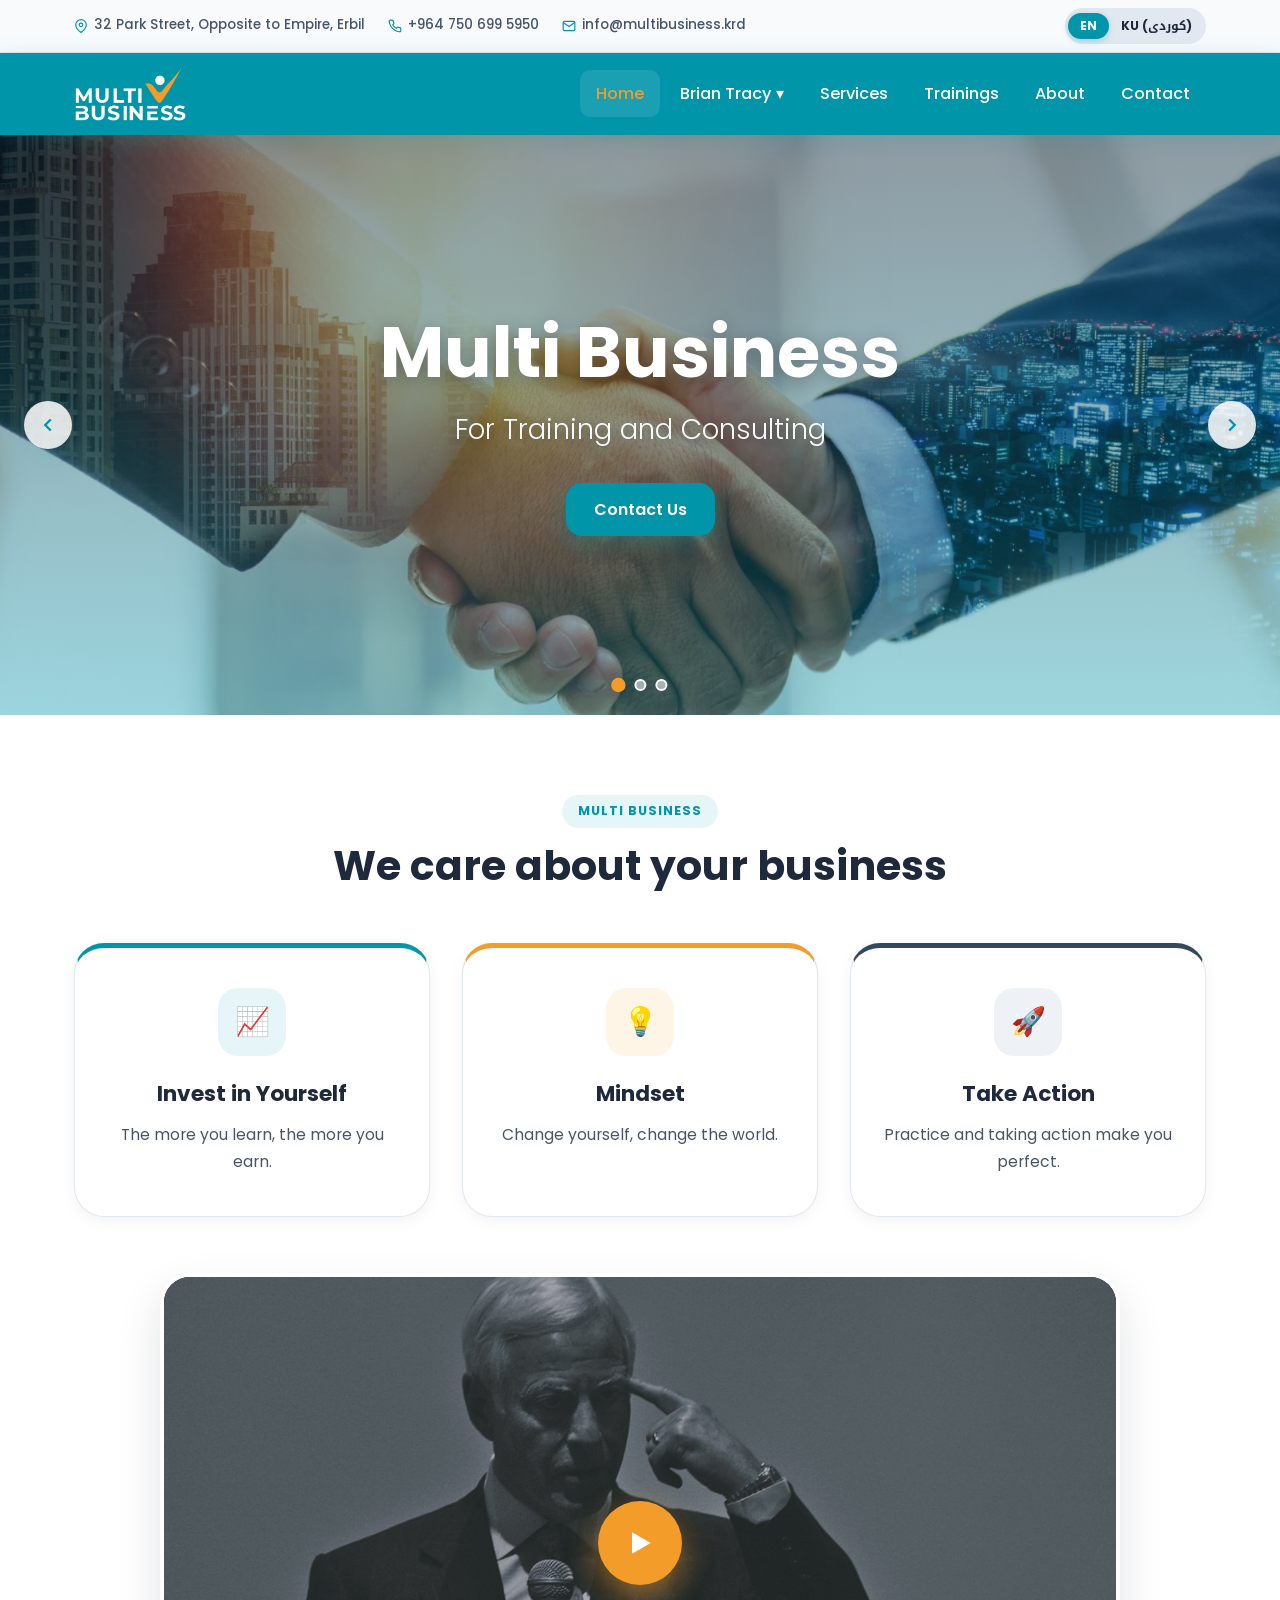
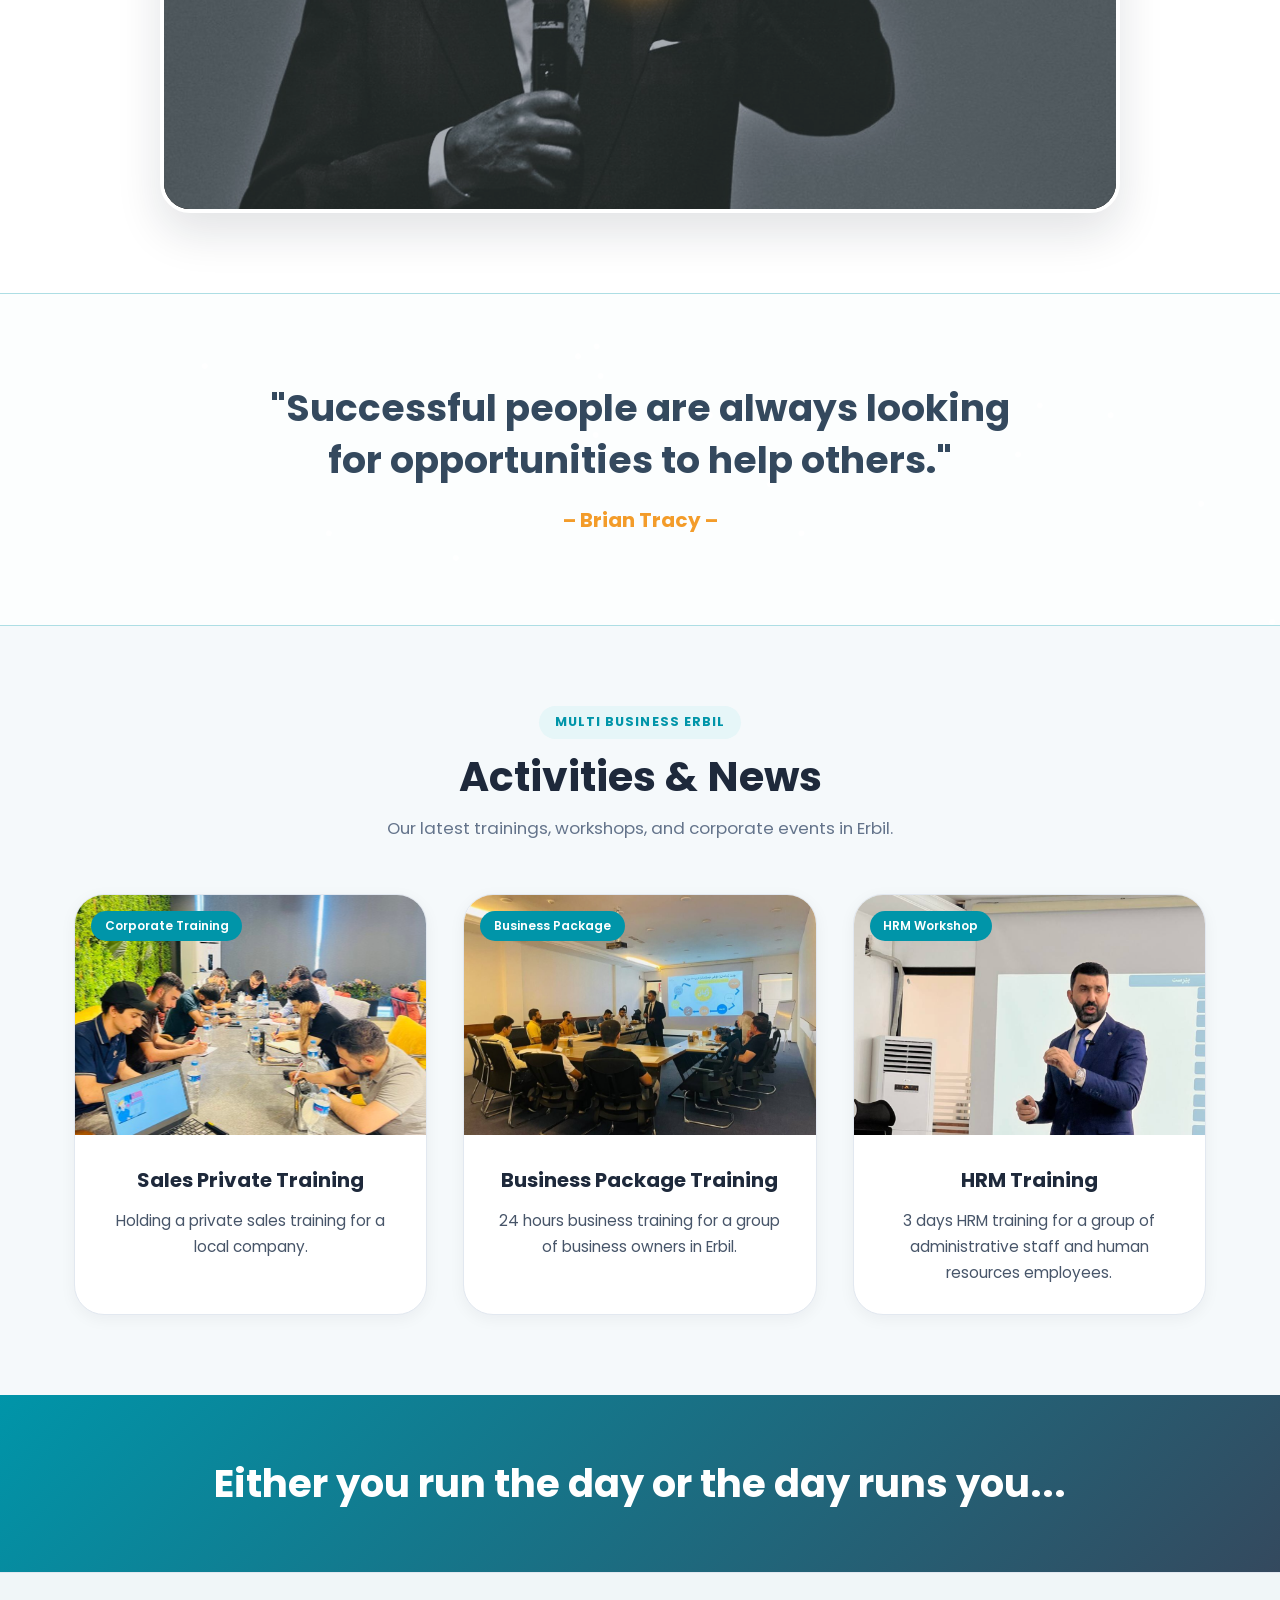
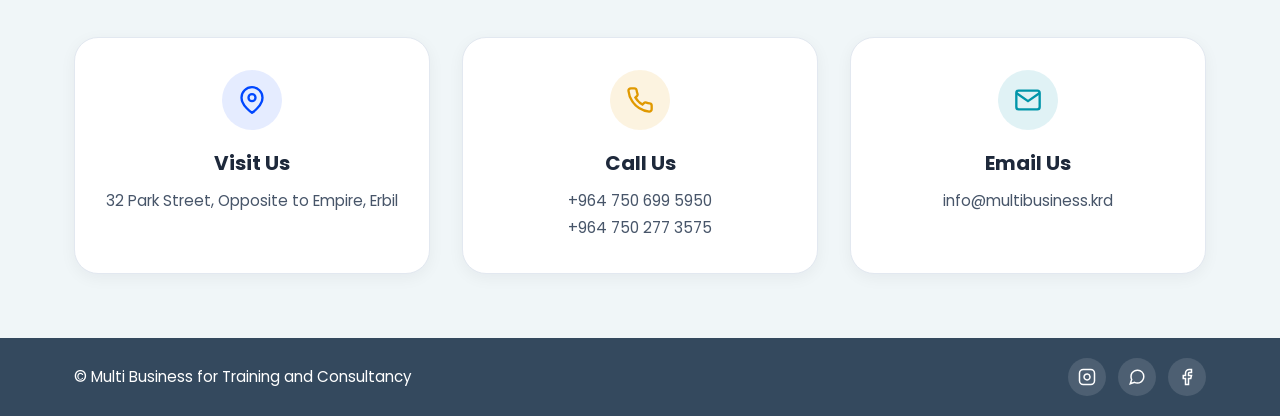
<file: index.html>
<!DOCTYPE html>
<html lang="en" dir="ltr">
<head>
  <meta charset="UTF-8" />
  <meta name="viewport" content="width=device-width, initial-scale=1.0" />
  <title>Multi Business for Training and Consultancy | Erbil</title>
  <meta name="description" content="Multi Business for Training and Consultancy in Erbil, Iraq. Brian Tracy Solutions, corporate training, and strategic consulting." />
  <link rel="stylesheet" href="assets/css/styles.css" />
</head>
<body>

  <!-- Top Bar (Light Theme + EN/KU Language Switcher + Admin Panel Link) -->
  <div class="topbar">
    <div class="container topbar-inner">
      <div class="topbar-contact">
        <span class="topbar-item">
          <svg width="14" height="14" viewBox="0 0 24 24" fill="none" stroke="currentColor" stroke-width="2"><path d="M21 10c0 7-9 13-9 13s-9-6-9-13a9 9 0 0 1 18 0z"/><circle cx="12" cy="10" r="3"/></svg>
          <span data-cms="address">32 Park Street, Opposite to Empire, Erbil</span>
        </span>
        <a href="tel:+9647506995950" class="topbar-item">
          <svg width="14" height="14" viewBox="0 0 24 24" fill="none" stroke="currentColor" stroke-width="2"><path d="M22 16.92v3a2 2 0 0 1-2.18 2 19.79 19.79 0 0 1-8.63-3.07 19.5 19.5 0 0 1-6-6 19.79 19.79 0 0 1-3.07-8.67A2 2 0 0 1 4.11 2h3a2 2 0 0 1 2 1.72c.127.96.361 1.903.7 2.81a2 2 0 0 1-.45 2.11L8.09 9.91a16 16 0 0 0 6 6l1.27-1.27a2 2 0 0 1 2.11-.45c.907.339 1.85.573 2.81.7A2 2 0 0 1 22 16.92z"/></svg>
          <span data-cms="phone1">+964 750 699 5950</span>
        </a>
        <a href="mailto:info@multibusiness.krd" class="topbar-item">
          <svg width="14" height="14" viewBox="0 0 24 24" fill="none" stroke="currentColor" stroke-width="2"><path d="M4 4h16c1.1 0 2 .9 2 2v12c0 1.1-.9 2-2 2H4c-1.1 0-2-.9-2-2V6c0-1.1.9-2 2-2z"/><polyline points="22,6 12,13 2,6"/></svg>
          <span data-cms="email">info@multibusiness.krd</span>
        </a>
      </div>

      <div class="topbar-right">
        <div class="lang-switcher" aria-label="Language Switcher">
          <button type="button" class="lang-btn active" data-lang="en" onclick="setLanguage('en')">EN</button>
          <button type="button" class="lang-btn" data-lang="ku" onclick="setLanguage('ku')">KU (کوردی)</button>
        </div>
      </div>
    </div>
  </div>

  <!-- Header (Faithful to Original #0095A9 Header & Menu Structure) -->
  <header class="site-header">
    <div class="container nav-inner">
      <a href="index.html" class="brand-logo">
        <img src="assets/images/logo-white.png" alt="Multi Business Logo" />
      </a>

      <nav class="nav-links" id="mainNavLinks">
        <div class="nav-item">
          <a href="index.html" class="nav-link active" data-i18n="nav_home">Home</a>
        </div>
        <div class="nav-item">
          <a href="brian-tracy.html" class="nav-link" data-i18n="nav_bts">Brian Tracy ▾</a>
          <div class="dropdown-menu">
            <a href="brian-tracy.html" data-i18n="nav_about_bts">About BTS</a>
            <a href="brian-tracy.html#programs" data-i18n="nav_bts_programs">Programs</a>
          </div>
        </div>
        <div class="nav-item">
          <a href="services.html" class="nav-link" data-i18n="nav_services">Services</a>
        </div>
        <div class="nav-item">
          <a href="trainings.html" class="nav-link" data-i18n="nav_trainings">Trainings</a>
        </div>
        <div class="nav-item">
          <a href="about.html" class="nav-link" data-i18n="nav_about">About</a>
        </div>
        <div class="nav-item">
          <a href="contact.html" class="nav-link" data-i18n="nav_contact">Contact</a>
        </div>
      </nav>

      <button type="button" class="mobile-toggle" id="mobileMenuBtn" aria-label="Menu">
        <svg width="24" height="24" viewBox="0 0 24 24" fill="none" stroke="currentColor" stroke-width="2"><line x1="3" y1="12" x2="21" y2="12"/><line x1="3" y1="6" x2="21" y2="6"/><line x1="3" y1="18" x2="21" y2="18"/></svg>
      </button>
    </div>
  </header>

  <!-- Fullwidth Hero Slider (Dynamic via Admin Panel) -->
  <section class="hero-slider" aria-label="Hero Slider">
    <div class="slides-wrapper" id="heroSlidesWrapper">
      <!-- Populated dynamically by app.js from CMS data -->
    </div>

    <button type="button" class="slider-arrow prev" onclick="prevSlide()" aria-label="Previous Slide">
      <svg width="22" height="22" viewBox="0 0 24 24" fill="none" stroke="currentColor" stroke-width="2.5"><polyline points="15 18 9 12 15 6"/></svg>
    </button>
    <button type="button" class="slider-arrow next" onclick="nextSlide()" aria-label="Next Slide">
      <svg width="22" height="22" viewBox="0 0 24 24" fill="none" stroke="currentColor" stroke-width="2.5"><polyline points="9 18 15 12 9 6"/></svg>
    </button>

    <div class="slider-dots" id="heroSliderDots"></div>
  </section>

  <!-- Section: "We care about your business" + 3 Rounded Cards + Brian Tracy Video -->
  <section class="section">
    <div class="container">
      <div class="section-header">
        <span class="section-badge">Multi Business</span>
        <h2 class="section-title" data-i18n="care_heading">We care about your business</h2>
      </div>

      <div class="care-grid">
        <div class="care-card card-teal">
          <div class="care-icon">📈</div>
          <h3 data-i18n="blurb1_title">Invest in Yourself</h3>
          <p data-i18n="blurb1_desc">The more you learn, the more you earn.</p>
        </div>

        <div class="care-card card-orange">
          <div class="care-icon">💡</div>
          <h3 data-i18n="blurb2_title">Mindset</h3>
          <p data-i18n="blurb2_desc">Change yourself, change the world.</p>
        </div>

        <div class="care-card card-slate">
          <div class="care-icon">🚀</div>
          <h3 data-i18n="blurb3_title">Take Action</h3>
          <p data-i18n="blurb3_desc">Practice and taking action make you perfect.</p>
        </div>
      </div>

      <!-- Brian Tracy Video Box with Original Cover Overlay -->
      <div class="video-showcase">
        <div
          class="video-overlay"
          id="videoCoverOverlay"
          style="background-image: url('assets/images/brian-tracy.jpg');"
          onclick="playHeroVideo()"
        >
          <div class="video-play-btn" aria-label="Play Video">
            <svg width="32" height="32" viewBox="0 0 24 24" fill="currentColor"><polygon points="6 4 20 12 6 20 6 4"/></svg>
          </div>
        </div>
        <iframe
          id="btsYoutubeIframe"
          title="How To Be Productive Like Brian Tracy | Brian Tracy"
          data-src="https://www.youtube.com/embed/1IyXhEO8Oo0"
          src=""
          allow="accelerometer; autoplay; clipboard-write; encrypted-media; gyroscope; picture-in-picture"
          allowfullscreen
        ></iframe>
      </div>
    </div>
  </section>

  <!-- Section: Brian Tracy Quote Banner (Light Illustration Background) -->
  <section class="quote-section">
    <div class="quote-overlay"></div>
    <div class="container quote-inner">
      <h2 data-i18n="quote_text">"Successful people are always looking for opportunities to help others."</h2>
      <p data-i18n="quote_author">– Brian Tracy –</p>
    </div>
  </section>

  <!-- Section: Activities & News (Dynamic via Admin Panel) -->
  <section class="section section-soft">
    <div class="container">
      <div class="section-header">
        <span class="section-badge">Multi Business Erbil</span>
        <h2 class="section-title" data-i18n="activities_heading">Activities &amp; News</h2>
        <p class="section-subtitle" data-i18n="activities_sub">
          Our latest trainings, workshops, and corporate events in Erbil.
        </p>
      </div>

      <div class="activities-grid" id="activitiesGrid">
        <!-- Populated dynamically by app.js from CMS data -->
      </div>
    </div>
  </section>

  <!-- Section: "Either you run the day or the day runs you..." -->
  <section class="run-day-banner">
    <div class="container">
      <h2 data-i18n="run_day_text">Either you run the day or the day runs you...</h2>
    </div>
  </section>

  <!-- Footer (Faithful to Original 3 Blurbs: Visit Us, Call Us, Email Us + Social Bottom Bar) -->
  <footer class="site-footer">
    <div class="container">
      <div class="footer-blurbs">
        <div class="footer-blurb-card">
          <div class="footer-blurb-icon visit">
            <svg width="28" height="28" viewBox="0 0 24 24" fill="none" stroke="currentColor" stroke-width="2"><path d="M21 10c0 7-9 13-9 13s-9-6-9-13a9 9 0 0 1 18 0z"/><circle cx="12" cy="10" r="3"/></svg>
          </div>
          <h4 data-i18n="footer_visit">Visit Us</h4>
          <p data-cms="address">32 Park Street, Opposite to Empire, Erbil</p>
        </div>

        <div class="footer-blurb-card">
          <div class="footer-blurb-icon call">
            <svg width="28" height="28" viewBox="0 0 24 24" fill="none" stroke="currentColor" stroke-width="2"><path d="M22 16.92v3a2 2 0 0 1-2.18 2 19.79 19.79 0 0 1-8.63-3.07 19.5 19.5 0 0 1-6-6 19.79 19.79 0 0 1-3.07-8.67A2 2 0 0 1 4.11 2h3a2 2 0 0 1 2 1.72c.127.96.361 1.903.7 2.81a2 2 0 0 1-.45 2.11L8.09 9.91a16 16 0 0 0 6 6l1.27-1.27a2 2 0 0 1 2.11-.45c.907.339 1.85.573 2.81.7A2 2 0 0 1 22 16.92z"/></svg>
          </div>
          <h4 data-i18n="footer_call">Call Us</h4>
          <p><a href="tel:+9647506995950" data-cms="phone1">+964 750 699 5950</a></p>
          <p><a href="tel:+9647502773575" data-cms="phone2">+964 750 277 3575</a></p>
        </div>

        <div class="footer-blurb-card">
          <div class="footer-blurb-icon email">
            <svg width="28" height="28" viewBox="0 0 24 24" fill="none" stroke="currentColor" stroke-width="2"><path d="M4 4h16c1.1 0 2 .9 2 2v12c0 1.1-.9 2-2 2H4c-1.1 0-2-.9-2-2V6c0-1.1.9-2 2-2z"/><polyline points="22,6 12,13 2,6"/></svg>
          </div>
          <h4 data-i18n="footer_email">Email Us</h4>
          <p><a href="mailto:info@multibusiness.krd" data-cms="email">info@multibusiness.krd</a></p>
        </div>
      </div>
    </div>

    <div class="footer-bottom-bar">
      <div class="container footer-bottom-inner">
        <h4 style="font-weight: 400; font-size: 0.95rem;" data-i18n="footer_copy">
          © Multi Business for Training and Consultancy
        </h4>

        <div class="social-links">
          <a href="https://www.instagram.com/multi.business.consultancy/" target="_blank" class="social-btn" title="Instagram">
            <svg width="18" height="18" viewBox="0 0 24 24" fill="none" stroke="currentColor" stroke-width="2"><rect x="2" y="2" width="20" height="20" rx="5" ry="5"/><path d="M16 11.37A4 4 0 1 1 12.63 8 4 4 0 0 1 16 11.37z"/><line x1="17.5" y1="6.5" x2="17.51" y2="6.5"/></svg>
          </a>
          <a href="https://wa.me/9647506995950" target="_blank" class="social-btn" title="WhatsApp">
            <svg width="18" height="18" viewBox="0 0 24 24" fill="none" stroke="currentColor" stroke-width="2"><path d="M21 11.5a8.38 8.38 0 0 1-.9 3.8 8.5 8.5 0 0 1-7.6 4.7 8.38 8.38 0 0 1-3.8-.9L3 21l1.9-5.7a8.38 8.38 0 0 1-.9-3.8 8.5 8.5 0 0 1 4.7-7.6 8.38 8.38 0 0 1 3.8-.9h.5a8.48 8.48 0 0 1 8 8v.5z"/></svg>
          </a>
          <a href="https://www.facebook.com/Multi.Business.Consultancy/" target="_blank" class="social-btn" title="Facebook">
            <svg width="18" height="18" viewBox="0 0 24 24" fill="none" stroke="currentColor" stroke-width="2"><path d="M18 2h-3a5 5 0 0 0-5 5v3H7v4h3v8h4v-8h3l1-4h-4V7a1 1 0 0 1 1-1h3z"/></svg>
          </a>
        </div>
      </div>
    </div>
  </footer>

  <script src="assets/js/app.js"></script>
</body>
</html>
</file>
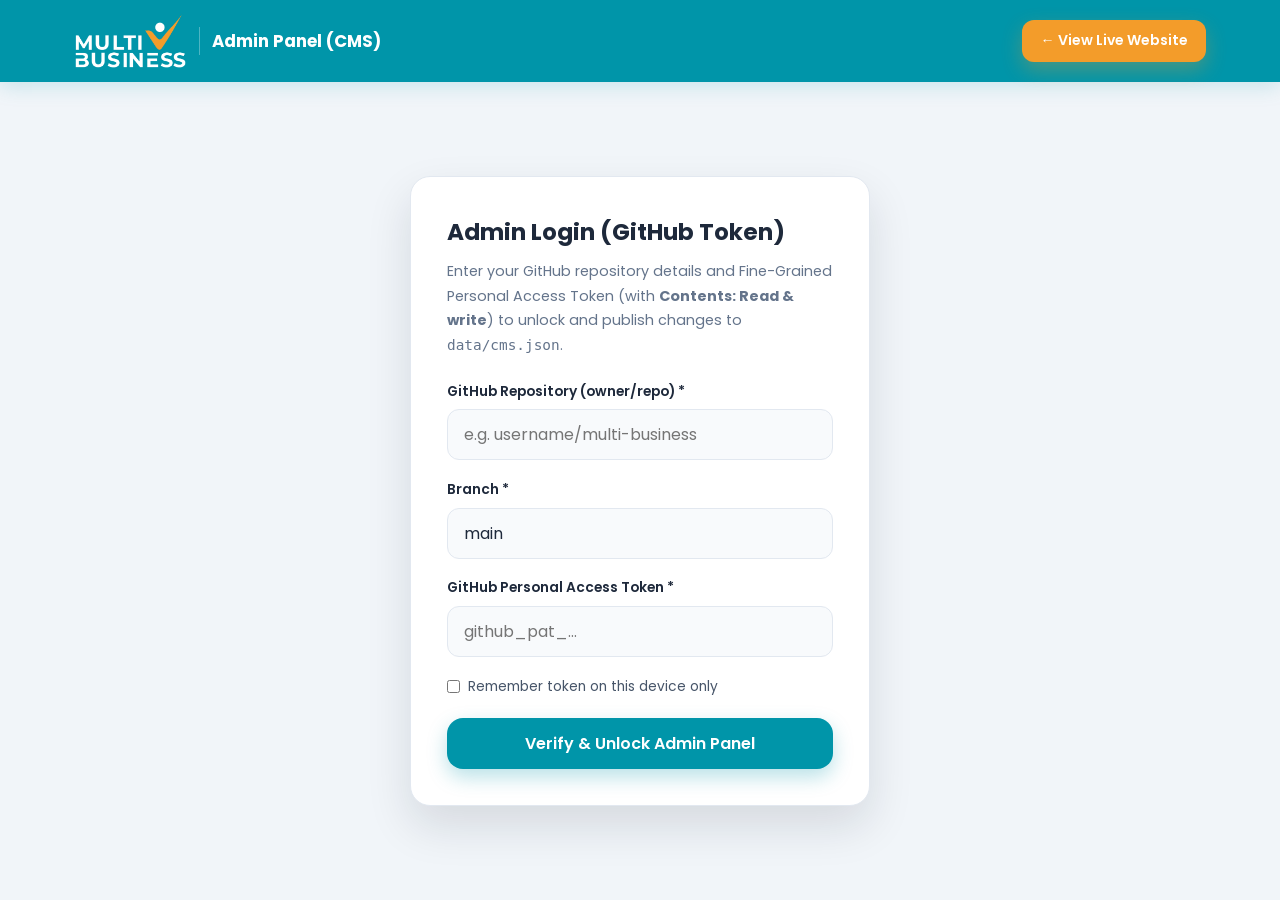
<file: multi/index.html>
<!DOCTYPE html>
<html lang="en" dir="ltr">
<head>
  <meta charset="UTF-8" />
  <meta name="viewport" content="width=device-width, initial-scale=1.0" />
  <title>Admin Panel — Multi Business Content Management</title>
  <base href="../" />
  <link rel="stylesheet" href="assets/css/styles.css" />
  <style>
    body {
      background: #f1f5f9;
    }
    .admin-layout {
      display: grid;
      grid-template-columns: 260px 1fr;
      min-height: calc(100vh - 82px);
    }
    .admin-sidebar {
      background: #ffffff;
      border-right: 1px solid var(--border-color);
      padding: 1.75rem 1.25rem;
      display: flex;
      flex-direction: column;
      gap: 0.5rem;
    }
    .admin-tab-btn {
      display: flex;
      align-items: center;
      gap: 0.75rem;
      width: 100%;
      text-align: left;
      padding: 0.85rem 1.1rem;
      border-radius: 12px;
      font-weight: 600;
      font-size: 0.95rem;
      color: var(--text-body);
      transition: var(--transition);
    }
    .admin-tab-btn:hover {
      background: var(--bg-soft);
      color: var(--brand-teal);
    }
    .admin-tab-btn.active {
      background: var(--brand-teal);
      color: #ffffff;
      box-shadow: 0 4px 14px rgba(0, 149, 169, 0.25);
    }
    .admin-main {
      padding: 2.25rem;
      max-width: 1120px;
    }
    .admin-panel-section {
      display: none;
    }
    .admin-panel-section.active {
      display: block;
    }
    .cms-item-list {
      display: grid;
      gap: 1rem;
      margin-top: 1.5rem;
    }
    .cms-item-row {
      background: #ffffff;
      border: 1px solid var(--border-color);
      border-radius: 18px;
      padding: 1.15rem 1.35rem;
      display: flex;
      align-items: center;
      justify-content: space-between;
      gap: 1.25rem;
      box-shadow: var(--shadow-sm);
    }
    .cms-item-thumb {
      width: 96px;
      height: 64px;
      border-radius: 10px;
      object-fit: cover;
      background: #e2e8f0;
      flex-shrink: 0;
    }
    .cms-item-info {
      flex: 1;
    }
    .cms-item-info h4 {
      font-size: 1.05rem;
      color: var(--text-heading);
      margin-bottom: 0.2rem;
    }
    .cms-item-info p {
      font-size: 0.85rem;
      color: var(--text-muted);
    }
    .cms-item-actions {
      display: flex;
      gap: 0.5rem;
      flex-wrap: wrap;
    }
    .btn-danger {
      background: #fee2e2;
      color: #dc2626;
      padding: 0.5rem 0.95rem;
      border-radius: 10px;
      font-size: 0.84rem;
      font-weight: 600;
    }
    .btn-danger:hover {
      background: #dc2626;
      color: #ffffff;
    }
    .btn-edit {
      background: var(--brand-teal-light);
      color: var(--brand-teal);
      padding: 0.5rem 0.95rem;
      border-radius: 10px;
      font-size: 0.84rem;
      font-weight: 600;
    }
    .btn-edit:hover {
      background: var(--brand-teal);
      color: #ffffff;
    }
    .toast-alert {
      position: fixed;
      bottom: 24px;
      right: 24px;
      background: #0f172a;
      color: #ffffff;
      padding: 0.9rem 1.4rem;
      border-radius: 14px;
      border-left: 5px solid var(--brand-teal);
      box-shadow: var(--shadow-lg);
      font-weight: 600;
      z-index: 9999;
      opacity: 0;
      transform: translateY(15px);
      pointer-events: none;
      transition: var(--transition);
    }
    .toast-alert.show {
      opacity: 1;
      transform: translateY(0);
    }
    .admin-auth-gate {
      min-height: calc(100vh - 82px);
      display: flex;
      align-items: center;
      justify-content: center;
      padding: 2rem 1rem;
    }
    .admin-auth-card {
      width: 100%;
      max-width: 460px;
      background: #ffffff;
      border: 1px solid var(--border-color);
      border-radius: 20px;
      padding: 2.25rem;
      box-shadow: var(--shadow-lg);
    }
    .admin-auth-error {
      background: #fee2e2;
      color: #b91c1c;
      border-radius: 10px;
      padding: 0.75rem 1rem;
      font-size: 0.88rem;
      font-weight: 600;
      margin-bottom: 1rem;
      display: none;
    }
    .admin-auth-badge {
      background: rgba(255, 255, 255, 0.16);
      color: #ffffff;
      padding: 0.35rem 0.75rem;
      border-radius: 999px;
      font-size: 0.82rem;
      font-weight: 600;
    }
    @media (max-width: 860px) {
      .admin-layout {
        grid-template-columns: 1fr;
      }
      .admin-sidebar {
        flex-direction: row;
        overflow-x: auto;
        border-right: none;
        border-bottom: 1px solid var(--border-color);
      }
      .cms-item-row {
        flex-direction: column;
        align-items: flex-start;
      }
    }
  </style>
</head>
<body>

  <!-- Header -->
  <header class="site-header">
    <div class="container nav-inner">
      <a href="index.html" class="brand-logo">
        <img src="assets/images/logo-white.png" alt="Multi Business Logo" />
        <span style="color:#fff; font-weight:700; font-size:1.05rem; border-left:1px solid rgba(255,255,255,0.3); padding-left:0.75rem;">
          Admin Panel (CMS)
        </span>
      </a>

      <div style="display:flex; align-items:center; gap:0.85rem; flex-wrap:wrap;">
        <span id="adminAuthBadge" class="admin-auth-badge" style="display:none;"></span>
        <button type="button" id="adminLogoutBtn" class="btn btn-outline btn-sm" style="display:none; color:#fff; border-color:rgba(255,255,255,0.45);" onclick="handleAdminLogout()">
          Logout
        </button>
        <a href="index.html" class="btn btn-orange btn-sm">
          ← View Live Website
        </a>
      </div>
    </div>
  </header>

  <!-- Admin Authentication Gate -->
  <div id="adminAuthGate" class="admin-auth-gate">
    <div class="admin-auth-card">
      <h2 style="font-size: 1.45rem; color: var(--text-heading); margin-bottom: 0.4rem;">
        Admin Login (GitHub Token)
      </h2>
      <p style="font-size: 0.9rem; color: var(--text-muted); margin-bottom: 1.4rem;">
        Enter your GitHub repository details and Fine-Grained Personal Access Token (with <strong>Contents: Read &amp; write</strong>) to unlock and publish changes to <code>data/cms.json</code>.
      </p>

      <div id="adminAuthError" class="admin-auth-error"></div>

      <form id="adminLoginForm" onsubmit="handleAdminLogin(event)">
        <div class="form-group">
          <label>GitHub Repository (owner/repo) *</label>
          <input type="text" id="authRepoInput" class="form-control" required placeholder="e.g. username/multi-business" />
        </div>
        <div class="form-group">
          <label>Branch *</label>
          <input type="text" id="authBranchInput" class="form-control" required value="main" placeholder="main" />
        </div>
        <div class="form-group">
          <label>GitHub Personal Access Token *</label>
          <input type="password" id="authTokenInput" class="form-control" required placeholder="github_pat_..." autocomplete="off" />
        </div>
        <label style="display:flex; align-items:center; gap:0.5rem; font-size:0.86rem; color:var(--text-body); margin-bottom:1.25rem; cursor:pointer;">
          <input type="checkbox" id="authRememberInput" />
          Remember token on this device only
        </label>
        <button type="submit" id="authSubmitBtn" class="btn btn-teal" style="width:100%;">
          Verify &amp; Unlock Admin Panel
        </button>
      </form>
    </div>
  </div>

  <div id="adminLayout" class="admin-layout" style="display:none;">
    <!-- Sidebar Navigation -->
    <aside class="admin-sidebar">
      <button type="button" class="admin-tab-btn active" data-tab="tabSlides" onclick="switchAdminTab('tabSlides', this)">
        🖼️ Hero Slides (<span id="countSlides">0</span>)
      </button>
      <button type="button" class="admin-tab-btn" data-tab="tabActivities" onclick="switchAdminTab('tabActivities', this)">
        📰 News &amp; Activities (<span id="countActivities">0</span>)
      </button>
      <button type="button" class="admin-tab-btn" data-tab="tabPrograms" onclick="switchAdminTab('tabPrograms', this)">
        🎓 Programs &amp; Courses (<span id="countPrograms">0</span>)
      </button>
      <button type="button" class="admin-tab-btn" data-tab="tabSettings" onclick="switchAdminTab('tabSettings', this)">
        ⚙️ Contact &amp; Settings
      </button>
    </aside>

    <!-- Main Content Area -->
    <main class="admin-main">

      <!-- 1. HERO SLIDES MANAGEMENT -->
      <section id="tabSlides" class="admin-panel-section active">
        <div class="card-box">
          <h2 style="font-size: 1.45rem; color: var(--text-heading); margin-bottom: 0.35rem;" id="slideFormHeading">
            Add / Edit Hero Slide
          </h2>
          <p style="font-size: 0.9rem; color: var(--text-muted); margin-bottom: 1.5rem;">
            Add or update slides on the homepage slider in both English (EN) and Kurdish (KU).
          </p>

          <form id="slideForm" onsubmit="handleSaveSlide(event)">
            <input type="hidden" id="slideEditId" value="" />
            <div class="form-grid">
              <div class="form-group">
                <label>Slide Title (English - EN) *</label>
                <input type="text" id="slideTitleEn" class="form-control" required placeholder="e.g. Multi Business" />
              </div>
              <div class="form-group">
                <label>Slide Title (Kurdish - کوردی) *</label>
                <input type="text" id="slideTitleKu" class="form-control" dir="rtl" required placeholder="مەڵتی بزنس" />
              </div>

              <div class="form-group">
                <label>Subtitle (English - EN)</label>
                <input type="text" id="slideSubEn" class="form-control" placeholder="e.g. For Training and Consulting" />
              </div>
              <div class="form-group">
                <label>Subtitle (Kurdish - کوردی)</label>
                <input type="text" id="slideSubKu" class="form-control" dir="rtl" placeholder="بۆ ڕاهێنان و ڕاوێژکاری" />
              </div>

              <div class="form-group">
                <label>Button Text (English - EN)</label>
                <input type="text" id="slideBtnEn" class="form-control" placeholder="e.g. Contact Us" />
              </div>
              <div class="form-group">
                <label>Button Text (Kurdish - کوردی)</label>
                <input type="text" id="slideBtnKu" class="form-control" dir="rtl" placeholder="پەیوەندیمان پێوە بکە" />
              </div>

              <div class="form-group">
                <label>Button Link URL</label>
                <input type="text" id="slideLink" class="form-control" placeholder="contact.html or brian-tracy.html" value="contact.html" />
              </div>
              <div class="form-group">
                <label>Slide Image URL or Upload Below *</label>
                <input type="text" id="slideImage" class="form-control" required placeholder="assets/images/slide-handshake.jpg" />
              </div>

              <div class="form-group full">
                <label>Or Upload Image From Computer (Auto-converts for browser):</label>
                <input type="file" accept="image/*" class="form-control" onchange="handleImageFileUpload(this, 'slideImage')" />
              </div>
            </div>

            <div style="display:flex; gap:0.75rem; flex-wrap:wrap;">
              <button type="submit" class="btn btn-teal btn-sm">💾 Save Slide</button>
              <button type="button" class="btn btn-outline btn-sm" onclick="resetSlideForm()">Clear / New</button>
            </div>
          </form>
        </div>

        <h3 style="margin-top: 2rem; color: var(--text-heading);">Current Homepage Slides</h3>
        <div class="cms-item-list" id="adminSlidesList"></div>
      </section>

      <!-- 2. ACTIVITIES & NEWS MANAGEMENT -->
      <section id="tabActivities" class="admin-panel-section">
        <div class="card-box">
          <h2 style="font-size: 1.45rem; color: var(--text-heading); margin-bottom: 0.35rem;">
            Add / Edit News &amp; Activity
          </h2>
          <p style="font-size: 0.9rem; color: var(--text-muted); margin-bottom: 1.5rem;">
            Publish new trainings, corporate workshops, or company news to the "Activities &amp; News" section.
          </p>

          <form id="activityForm" onsubmit="handleSaveActivity(event)">
            <input type="hidden" id="actEditId" value="" />
            <div class="form-grid">
              <div class="form-group">
                <label>Title (English - EN) *</label>
                <input type="text" id="actTitleEn" class="form-control" required placeholder="e.g. Sales Private Training" />
              </div>
              <div class="form-group">
                <label>Title (Kurdish - کوردی) *</label>
                <input type="text" id="actTitleKu" class="form-control" dir="rtl" required placeholder="ڕاهێنانی تایبەتی فرۆشتن" />
              </div>

              <div class="form-group">
                <label>Category / Tag (English - EN)</label>
                <input type="text" id="actCatEn" class="form-control" placeholder="e.g. Corporate Training" />
              </div>
              <div class="form-group">
                <label>Category / Tag (Kurdish - کوردی)</label>
                <input type="text" id="actCatKu" class="form-control" dir="rtl" placeholder="ڕاهێنانی کۆمپانیاکان" />
              </div>

              <div class="form-group">
                <label>Description (English - EN) *</label>
                <textarea id="actDescEn" class="form-control" required placeholder="Holding a private sales training for a local company."></textarea>
              </div>
              <div class="form-group">
                <label>Description (Kurdish - کوردی) *</label>
                <textarea id="actDescKu" class="form-control" dir="rtl" required placeholder="ئەنجامدانی خولی ڕاهێنانی تایبەتی فرۆشتن بۆ کۆمپانیایەکی ناوخۆیی."></textarea>
              </div>

              <div class="form-group">
                <label>Image URL *</label>
                <input type="text" id="actImage" class="form-control" required placeholder="assets/images/private-training.jpg" />
              </div>
              <div class="form-group">
                <label>Upload Photo From Computer:</label>
                <input type="file" accept="image/*" class="form-control" onchange="handleImageFileUpload(this, 'actImage')" />
              </div>
            </div>

            <div style="display:flex; gap:0.75rem; flex-wrap:wrap;">
              <button type="submit" class="btn btn-teal btn-sm">💾 Publish / Save News</button>
              <button type="button" class="btn btn-outline btn-sm" onclick="resetActivityForm()">Clear / New</button>
            </div>
          </form>
        </div>

        <h3 style="margin-top: 2rem; color: var(--text-heading);">Published News &amp; Activities</h3>
        <div class="cms-item-list" id="adminActivitiesList"></div>
      </section>

      <!-- 3. PROGRAMS & COURSES MANAGEMENT -->
      <section id="tabPrograms" class="admin-panel-section">
        <div class="card-box">
          <h2 style="font-size: 1.45rem; color: var(--text-heading); margin-bottom: 0.35rem;">
            Add / Edit Training Program
          </h2>
          <p style="font-size: 0.9rem; color: var(--text-muted); margin-bottom: 1.5rem;">
            Manage Brian Tracy Solutions programs and corporate training courses.
          </p>

          <form id="programForm" onsubmit="handleSaveProgram(event)">
            <input type="hidden" id="progEditId" value="" />
            <div class="form-grid">
              <div class="form-group">
                <label>Program Title (English - EN) *</label>
                <input type="text" id="progTitleEn" class="form-control" required placeholder="e.g. EXECUTIVE DEVELOPMENT" />
              </div>
              <div class="form-group">
                <label>Program Title (Kurdish - کوردی) *</label>
                <input type="text" id="progTitleKu" class="form-control" dir="rtl" required placeholder="پەرەپێدانی بەڕێوەبەران" />
              </div>

              <div class="form-group">
                <label>Description (English - EN) *</label>
                <textarea id="progDescEn" class="form-control" required></textarea>
              </div>
              <div class="form-group">
                <label>Description (Kurdish - کوردی) *</label>
                <textarea id="progDescKu" class="form-control" dir="rtl" required></textarea>
              </div>

              <div class="form-group">
                <label>Program Image URL *</label>
                <input type="text" id="progImage" class="form-control" required placeholder="assets/images/exec-dev.jpg" />
              </div>
              <div class="form-group">
                <label>Upload Image From Computer:</label>
                <input type="file" accept="image/*" class="form-control" onchange="handleImageFileUpload(this, 'progImage')" />
              </div>
            </div>

            <div style="display:flex; gap:0.75rem; flex-wrap:wrap;">
              <button type="submit" class="btn btn-teal btn-sm">💾 Save Program</button>
              <button type="button" class="btn btn-outline btn-sm" onclick="resetProgramForm()">Clear / New</button>
            </div>
          </form>
        </div>

        <h3 style="margin-top: 2rem; color: var(--text-heading);">Current Programs</h3>
        <div class="cms-item-list" id="adminProgramsList"></div>
      </section>

      <!-- 4. SITE CONTACT & SETTINGS -->
      <section id="tabSettings" class="admin-panel-section">
        <div class="card-box">
          <h2 style="font-size: 1.45rem; color: var(--text-heading); margin-bottom: 0.35rem;">
            Contact Information &amp; Site Settings
          </h2>
          <p style="font-size: 0.9rem; color: var(--text-muted); margin-bottom: 1.5rem;">
            Update your Erbil office address, phone numbers, email, and featured YouTube video URL.
          </p>

          <form id="settingsForm" onsubmit="handleSaveSettings(event)">
            <div class="form-grid">
              <div class="form-group">
                <label>Office Address (English - EN)</label>
                <input type="text" id="setAddressEn" class="form-control" required />
              </div>
              <div class="form-group">
                <label>Office Address (Kurdish - کوردی)</label>
                <input type="text" id="setAddressKu" class="form-control" dir="rtl" required />
              </div>
              <div class="form-group">
                <label>Primary Phone</label>
                <input type="text" id="setPhone1" class="form-control" required />
              </div>
              <div class="form-group">
                <label>Secondary Phone</label>
                <input type="text" id="setPhone2" class="form-control" />
              </div>
              <div class="form-group">
                <label>Official Email</label>
                <input type="email" id="setEmail" class="form-control" required />
              </div>
              <div class="form-group">
                <label>Featured YouTube Embed URL</label>
                <input type="text" id="setYoutube" class="form-control" />
              </div>
            </div>
            <button type="submit" class="btn btn-teal btn-sm">💾 Save Settings</button>
          </form>

          <hr style="margin: 2rem 0; border: none; border-top: 1px solid var(--border-color);" />

          <h3 style="font-size: 1.15rem; color: var(--text-heading); margin-bottom: 0.75rem;">
            Backup &amp; Restore Database
          </h3>
          <div style="display:flex; gap: 0.85rem; flex-wrap: wrap;">
            <button type="button" class="btn btn-outline btn-sm" onclick="exportCMSJson()">
              ⬇️ Export JSON Backup
            </button>
            <button type="button" class="btn btn-danger" onclick="handleResetDefaults()">
              🔄 Reset All Content to Factory Defaults
            </button>
          </div>
        </div>
      </section>

    </main>
  </div>

  <div id="adminToast" class="toast-alert">Saved successfully!</div>

  <script src="assets/js/app.js"></script>
  <script>
    const GH_CONFIG_KEY = "mb_gh_config_v1";
    const GH_TOKEN_KEY = "mb_gh_token_v1";
    const GH_CMS_PATH = "data/cms.json";
    let ghSession = { repo: "", branch: "main", token: "", sha: null, user: "" };

    function utf8ToBase64(str) {
      const bytes = new TextEncoder().encode(str);
      let binary = "";
      for (let i = 0; i < bytes.length; i++) {
        binary += String.fromCharCode(bytes[i]);
      }
      return btoa(binary);
    }

    function base64ToUtf8(b64) {
      const binary = atob(b64.replace(/\s/g, ""));
      const bytes = new Uint8Array(binary.length);
      for (let i = 0; i < binary.length; i++) {
        bytes[i] = binary.charCodeAt(i);
      }
      return new TextDecoder().decode(bytes);
    }

    function detectDefaultRepo() {
      const host = window.location.hostname;
      if (host.endsWith(".github.io")) {
        const owner = host.split(".")[0];
        const parts = window.location.pathname.split("/").filter(Boolean);
        const repo = parts.length > 0 ? parts[0] : owner + ".github.io";
        return owner + "/" + repo;
      }
      return "";
    }

    function showAuthError(msg) {
      const el = document.getElementById("adminAuthError");
      el.textContent = msg;
      el.style.display = msg ? "block" : "none";
    }

    async function ghFetch(url, options = {}) {
      const headers = {
        Accept: "application/vnd.github+json",
        Authorization: "Bearer " + ghSession.token,
        ...(options.headers || {})
      };
      return fetch(url, { ...options, headers });
    }

    async function verifyAndUnlock(repo, branch, token, remember) {
      ghSession = { repo: repo.trim(), branch: branch.trim() || "main", token: token.trim(), sha: null, user: "" };

      const repoRes = await ghFetch(`https://api.github.com/repos/${ghSession.repo}`);
      if (repoRes.status === 401) throw new Error("Invalid or expired GitHub token.");
      if (repoRes.status === 404) throw new Error("Repository not found. Check owner/repo format.");
      if (!repoRes.ok) throw new Error("GitHub API error (" + repoRes.status + ").");

      const repoData = await repoRes.json();
      if (!repoData.permissions || !repoData.permissions.push) {
        throw new Error("This token does not have write (push) permission to this repository.");
      }

      // Fetch latest data/cms.json directly from GitHub API
      const fileRes = await ghFetch(`https://api.github.com/repos/${ghSession.repo}/contents/${GH_CMS_PATH}?ref=${encodeURIComponent(ghSession.branch)}`);
      if (fileRes.ok) {
        const fileData = await fileRes.json();
        ghSession.sha = fileData.sha;
        const decoded = JSON.parse(base64ToUtf8(fileData.content));
        saveCMSData(decoded);
      } else if (fileRes.status !== 404) {
        throw new Error("Could not read data/cms.json (" + fileRes.status + ").");
      }

      // Persist config & token
      localStorage.setItem(GH_CONFIG_KEY, JSON.stringify({ repo: ghSession.repo, branch: ghSession.branch }));
      sessionStorage.setItem(GH_TOKEN_KEY, ghSession.token);
      if (remember) {
        localStorage.setItem(GH_TOKEN_KEY, ghSession.token);
      } else {
        localStorage.removeItem(GH_TOKEN_KEY);
      }

      document.getElementById("adminAuthGate").style.display = "none";
      document.getElementById("adminLayout").style.display = "grid";
      document.getElementById("adminLogoutBtn").style.display = "inline-flex";
      const badge = document.getElementById("adminAuthBadge");
      badge.textContent = "🔒 " + ghSession.repo + " (" + ghSession.branch + ")";
      badge.style.display = "inline-block";
      renderAdminLists();
    }

    async function handleAdminLogin(e) {
      e.preventDefault();
      showAuthError("");
      const btn = document.getElementById("authSubmitBtn");
      btn.disabled = true;
      btn.textContent = "Verifying...";

      const repo = document.getElementById("authRepoInput").value;
      const branch = document.getElementById("authBranchInput").value;
      const token = document.getElementById("authTokenInput").value;
      const remember = document.getElementById("authRememberInput").checked;

      try {
        await verifyAndUnlock(repo, branch, token, remember);
        showToast("Unlocked! Connected to GitHub.");
      } catch (err) {
        showAuthError(err.message || "Authentication failed.");
      } finally {
        btn.disabled = false;
        btn.textContent = "Verify & Unlock Admin Panel";
      }
    }

    function handleAdminLogout() {
      sessionStorage.removeItem(GH_TOKEN_KEY);
      localStorage.removeItem(GH_TOKEN_KEY);
      ghSession.token = "";
      ghSession.sha = null;
      document.getElementById("authTokenInput").value = "";
      document.getElementById("adminLayout").style.display = "none";
      document.getElementById("adminLogoutBtn").style.display = "none";
      document.getElementById("adminAuthBadge").style.display = "none";
      document.getElementById("adminAuthGate").style.display = "flex";
    }

    async function persistCMSData(data, commitMessage) {
      saveCMSData(data);
      if (!ghSession.token || !ghSession.repo) return;

      showToast("Syncing with GitHub...");
      // Refresh sha if missing to avoid 409 conflicts
      if (!ghSession.sha) {
        const check = await ghFetch(`https://api.github.com/repos/${ghSession.repo}/contents/${GH_CMS_PATH}?ref=${encodeURIComponent(ghSession.branch)}`);
        if (check.ok) {
          const checkData = await check.json();
          ghSession.sha = checkData.sha;
        }
      }

      const payload = {
        message: commitMessage || "Update CMS content via Admin Panel",
        content: utf8ToBase64(JSON.stringify(data, null, 2) + "\n"),
        branch: ghSession.branch
      };
      if (ghSession.sha) payload.sha = ghSession.sha;

      const putRes = await ghFetch(`https://api.github.com/repos/${ghSession.repo}/contents/${GH_CMS_PATH}`, {
        method: "PUT",
        headers: { "Content-Type": "application/json" },
        body: JSON.stringify(payload)
      });

      if (!putRes.ok) {
        const errBody = await putRes.json().catch(() => ({}));
        throw new Error(errBody.message || "GitHub commit failed (" + putRes.status + ").");
      }

      const putData = await putRes.json();
      ghSession.sha = putData.content && putData.content.sha ? putData.content.sha : null;
    }

    function showToast(msg) {
      const t = document.getElementById("adminToast");
      t.textContent = msg;
      t.classList.add("show");
      setTimeout(() => t.classList.remove("show"), 2600);
    }

    function switchAdminTab(tabId, btn) {
      document.querySelectorAll(".admin-panel-section").forEach(s => s.classList.remove("active"));
      document.querySelectorAll(".admin-tab-btn").forEach(b => b.classList.remove("active"));
      document.getElementById(tabId).classList.add("active");
      if (btn) btn.classList.add("active");
    }

    // Convert uploaded image file to Base64 Data URL
    function handleImageFileUpload(fileInput, targetInputId) {
      const file = fileInput.files && fileInput.files[0];
      if (!file) return;
      const reader = new FileReader();
      reader.onload = function (e) {
        document.getElementById(targetInputId).value = e.target.result;
        showToast("Image loaded! Click Save to apply.");
      };
      reader.readAsDataURL(file);
    }

    function renderAdminLists() {
      const data = getCMSData();

      document.getElementById("countSlides").textContent = data.slides.length;
      document.getElementById("countActivities").textContent = data.activities.length;
      document.getElementById("countPrograms").textContent = data.programs.length;

      // 1. Slides List
      document.getElementById("adminSlidesList").innerHTML = data.slides
        .map(
          s => `
          <div class="cms-item-row">
            <img src="${s.image}" class="cms-item-thumb" alt="${s.title_en}" />
            <div class="cms-item-info">
              <h4>EN: ${s.title_en} &nbsp;|&nbsp; KU: ${s.title_ku || "-"}</h4>
              <p>${s.subtitle_en || ""} — Button: [${s.btn_en || "None"}] → ${s.link || "#"}</p>
            </div>
            <div class="cms-item-actions">
              <button type="button" class="btn-edit" onclick="editSlide('${s.id}')">Edit</button>
              <button type="button" class="btn-danger" onclick="deleteSlide('${s.id}')">Delete</button>
            </div>
          </div>
        `
        )
        .join("");

      // 2. Activities List
      document.getElementById("adminActivitiesList").innerHTML = data.activities
        .map(
          a => `
          <div class="cms-item-row">
            <img src="${a.image}" class="cms-item-thumb" alt="${a.title_en}" />
            <div class="cms-item-info">
              <h4>EN: ${a.title_en} &nbsp;|&nbsp; KU: ${a.title_ku || "-"}</h4>
              <p>${a.desc_en}</p>
            </div>
            <div class="cms-item-actions">
              <button type="button" class="btn-edit" onclick="editActivity('${a.id}')">Edit</button>
              <button type="button" class="btn-danger" onclick="deleteActivity('${a.id}')">Delete</button>
            </div>
          </div>
        `
        )
        .join("");

      // 3. Programs List
      document.getElementById("adminProgramsList").innerHTML = data.programs
        .map(
          p => `
          <div class="cms-item-row">
            <img src="${p.image}" class="cms-item-thumb" alt="${p.title_en}" />
            <div class="cms-item-info">
              <h4>EN: ${p.title_en} &nbsp;|&nbsp; KU: ${p.title_ku || "-"}</h4>
              <p>${p.desc_en}</p>
            </div>
            <div class="cms-item-actions">
              <button type="button" class="btn-edit" onclick="editProgram('${p.id}')">Edit</button>
              <button type="button" class="btn-danger" onclick="deleteProgram('${p.id}')">Delete</button>
            </div>
          </div>
        `
        )
        .join("");

      // 4. Settings Form
      const st = data.settings;
      document.getElementById("setAddressEn").value = st.address_en || "";
      document.getElementById("setAddressKu").value = st.address_ku || "";
      document.getElementById("setPhone1").value = st.phone1 || "";
      document.getElementById("setPhone2").value = st.phone2 || "";
      document.getElementById("setEmail").value = st.email || "";
      document.getElementById("setYoutube").value = st.youtubeUrl || "";
    }

    // Slide CRUD
    async function handleSaveSlide(e) {
      e.preventDefault();
      const data = getCMSData();
      const editId = document.getElementById("slideEditId").value;
      const item = {
        id: editId || "slide-" + Date.now(),
        title_en: document.getElementById("slideTitleEn").value.trim(),
        title_ku: document.getElementById("slideTitleKu").value.trim(),
        subtitle_en: document.getElementById("slideSubEn").value.trim(),
        subtitle_ku: document.getElementById("slideSubKu").value.trim(),
        btn_en: document.getElementById("slideBtnEn").value.trim(),
        btn_ku: document.getElementById("slideBtnKu").value.trim(),
        link: document.getElementById("slideLink").value.trim(),
        image: document.getElementById("slideImage").value.trim()
      };

      if (editId) {
        const idx = data.slides.findIndex(x => x.id === editId);
        if (idx > -1) data.slides[idx] = item;
      } else {
        data.slides.push(item);
      }

      try {
        await persistCMSData(data, "CMS: Save slide " + item.title_en);
        resetSlideForm();
        renderAdminLists();
        showToast("Slide published to GitHub! Live in ~30-60s.");
      } catch (err) {
        showToast("Error: " + err.message);
      }
    }

    function editSlide(id) {
      const data = getCMSData();
      const s = data.slides.find(x => x.id === id);
      if (!s) return;
      document.getElementById("slideEditId").value = s.id;
      document.getElementById("slideTitleEn").value = s.title_en || "";
      document.getElementById("slideTitleKu").value = s.title_ku || "";
      document.getElementById("slideSubEn").value = s.subtitle_en || "";
      document.getElementById("slideSubKu").value = s.subtitle_ku || "";
      document.getElementById("slideBtnEn").value = s.btn_en || "";
      document.getElementById("slideBtnKu").value = s.btn_ku || "";
      document.getElementById("slideLink").value = s.link || "";
      document.getElementById("slideImage").value = s.image || "";
      window.scrollTo({ top: 0, behavior: "smooth" });
    }

    async function deleteSlide(id) {
      const data = getCMSData();
      if (data.slides.length <= 1) {
        alert("At least 1 slide must remain on the homepage.");
        return;
      }
      data.slides = data.slides.filter(x => x.id !== id);
      try {
        await persistCMSData(data, "CMS: Delete slide " + id);
        renderAdminLists();
        showToast("Slide deleted from GitHub.");
      } catch (err) {
        showToast("Error: " + err.message);
      }
    }

    function resetSlideForm() {
      document.getElementById("slideForm").reset();
      document.getElementById("slideEditId").value = "";
    }

    // Activity / News CRUD
    async function handleSaveActivity(e) {
      e.preventDefault();
      const data = getCMSData();
      const editId = document.getElementById("actEditId").value;
      const item = {
        id: editId || "act-" + Date.now(),
        title_en: document.getElementById("actTitleEn").value.trim(),
        title_ku: document.getElementById("actTitleKu").value.trim(),
        category_en: document.getElementById("actCatEn").value.trim(),
        category_ku: document.getElementById("actCatKu").value.trim(),
        desc_en: document.getElementById("actDescEn").value.trim(),
        desc_ku: document.getElementById("actDescKu").value.trim(),
        image: document.getElementById("actImage").value.trim()
      };

      if (editId) {
        const idx = data.activities.findIndex(x => x.id === editId);
        if (idx > -1) data.activities[idx] = item;
      } else {
        data.activities.unshift(item);
      }

      try {
        await persistCMSData(data, "CMS: Save activity " + item.title_en);
        resetActivityForm();
        renderAdminLists();
        showToast("News / Activity published to GitHub!");
      } catch (err) {
        showToast("Error: " + err.message);
      }
    }

    function editActivity(id) {
      const data = getCMSData();
      const a = data.activities.find(x => x.id === id);
      if (!a) return;
      document.getElementById("actEditId").value = a.id;
      document.getElementById("actTitleEn").value = a.title_en || "";
      document.getElementById("actTitleKu").value = a.title_ku || "";
      document.getElementById("actCatEn").value = a.category_en || "";
      document.getElementById("actCatKu").value = a.category_ku || "";
      document.getElementById("actDescEn").value = a.desc_en || "";
      document.getElementById("actDescKu").value = a.desc_ku || "";
      document.getElementById("actImage").value = a.image || "";
      window.scrollTo({ top: 0, behavior: "smooth" });
    }

    async function deleteActivity(id) {
      const data = getCMSData();
      data.activities = data.activities.filter(x => x.id !== id);
      try {
        await persistCMSData(data, "CMS: Delete activity " + id);
        renderAdminLists();
        showToast("Activity deleted from GitHub.");
      } catch (err) {
        showToast("Error: " + err.message);
      }
    }

    function resetActivityForm() {
      document.getElementById("activityForm").reset();
      document.getElementById("actEditId").value = "";
    }

    // Program CRUD
    async function handleSaveProgram(e) {
      e.preventDefault();
      const data = getCMSData();
      const editId = document.getElementById("progEditId").value;
      const item = {
        id: editId || "prog-" + Date.now(),
        category: "bts",
        title_en: document.getElementById("progTitleEn").value.trim(),
        title_ku: document.getElementById("progTitleKu").value.trim(),
        desc_en: document.getElementById("progDescEn").value.trim(),
        desc_ku: document.getElementById("progDescKu").value.trim(),
        image: document.getElementById("progImage").value.trim()
      };

      if (editId) {
        const idx = data.programs.findIndex(x => x.id === editId);
        if (idx > -1) data.programs[idx] = item;
      } else {
        data.programs.push(item);
      }

      try {
        await persistCMSData(data, "CMS: Save program " + item.title_en);
        resetProgramForm();
        renderAdminLists();
        showToast("Program published to GitHub!");
      } catch (err) {
        showToast("Error: " + err.message);
      }
    }

    function editProgram(id) {
      const data = getCMSData();
      const p = data.programs.find(x => x.id === id);
      if (!p) return;
      document.getElementById("progEditId").value = p.id;
      document.getElementById("progTitleEn").value = p.title_en || "";
      document.getElementById("progTitleKu").value = p.title_ku || "";
      document.getElementById("progDescEn").value = p.desc_en || "";
      document.getElementById("progDescKu").value = p.desc_ku || "";
      document.getElementById("progImage").value = p.image || "";
      window.scrollTo({ top: 0, behavior: "smooth" });
    }

    async function deleteProgram(id) {
      const data = getCMSData();
      data.programs = data.programs.filter(x => x.id !== id);
      try {
        await persistCMSData(data, "CMS: Delete program " + id);
        renderAdminLists();
        showToast("Program removed from GitHub.");
      } catch (err) {
        showToast("Error: " + err.message);
      }
    }

    function resetProgramForm() {
      document.getElementById("programForm").reset();
      document.getElementById("progEditId").value = "";
    }

    // Settings Save
    async function handleSaveSettings(e) {
      e.preventDefault();
      const data = getCMSData();
      data.settings = {
        ...data.settings,
        address_en: document.getElementById("setAddressEn").value.trim(),
        address_ku: document.getElementById("setAddressKu").value.trim(),
        phone1: document.getElementById("setPhone1").value.trim(),
        phone2: document.getElementById("setPhone2").value.trim(),
        email: document.getElementById("setEmail").value.trim(),
        youtubeUrl: document.getElementById("setYoutube").value.trim()
      };
      try {
        await persistCMSData(data, "CMS: Update site settings");
        showToast("Settings published to GitHub!");
      } catch (err) {
        showToast("Error: " + err.message);
      }
    }

    function exportCMSJson() {
      const data = getCMSData();
      const blob = new Blob([JSON.stringify(data, null, 2)], { type: "application/json" });
      const url = URL.createObjectURL(blob);
      const a = document.createElement("a");
      a.href = url;
      a.download = "multibusiness-cms-backup.json";
      a.click();
    }

    async function handleResetDefaults() {
      if (confirm("Are you sure you want to restore the original slides, activities, and programs?")) {
        const defaults = resetCMSData();
        try {
          await persistCMSData(defaults, "CMS: Restore factory defaults");
          renderAdminLists();
          showToast("Restored defaults on GitHub!");
        } catch (err) {
          showToast("Error: " + err.message);
        }
      }
    }

    document.addEventListener("DOMContentLoaded", async () => {
      const savedCfg = JSON.parse(localStorage.getItem(GH_CONFIG_KEY) || "{}");
      const repoInput = document.getElementById("authRepoInput");
      const branchInput = document.getElementById("authBranchInput");
      repoInput.value = savedCfg.repo || detectDefaultRepo();
      branchInput.value = savedCfg.branch || "main";

      const existingToken = sessionStorage.getItem(GH_TOKEN_KEY) || localStorage.getItem(GH_TOKEN_KEY);
      if (existingToken && repoInput.value) {
        const remembered = Boolean(localStorage.getItem(GH_TOKEN_KEY));
        document.getElementById("authRememberInput").checked = remembered;
        try {
          await verifyAndUnlock(repoInput.value, branchInput.value, existingToken, remembered);
        } catch (err) {
          showAuthError("Session expired or invalid: " + err.message);
        }
      }
    });
  </script>
</body>
</html>
</file>
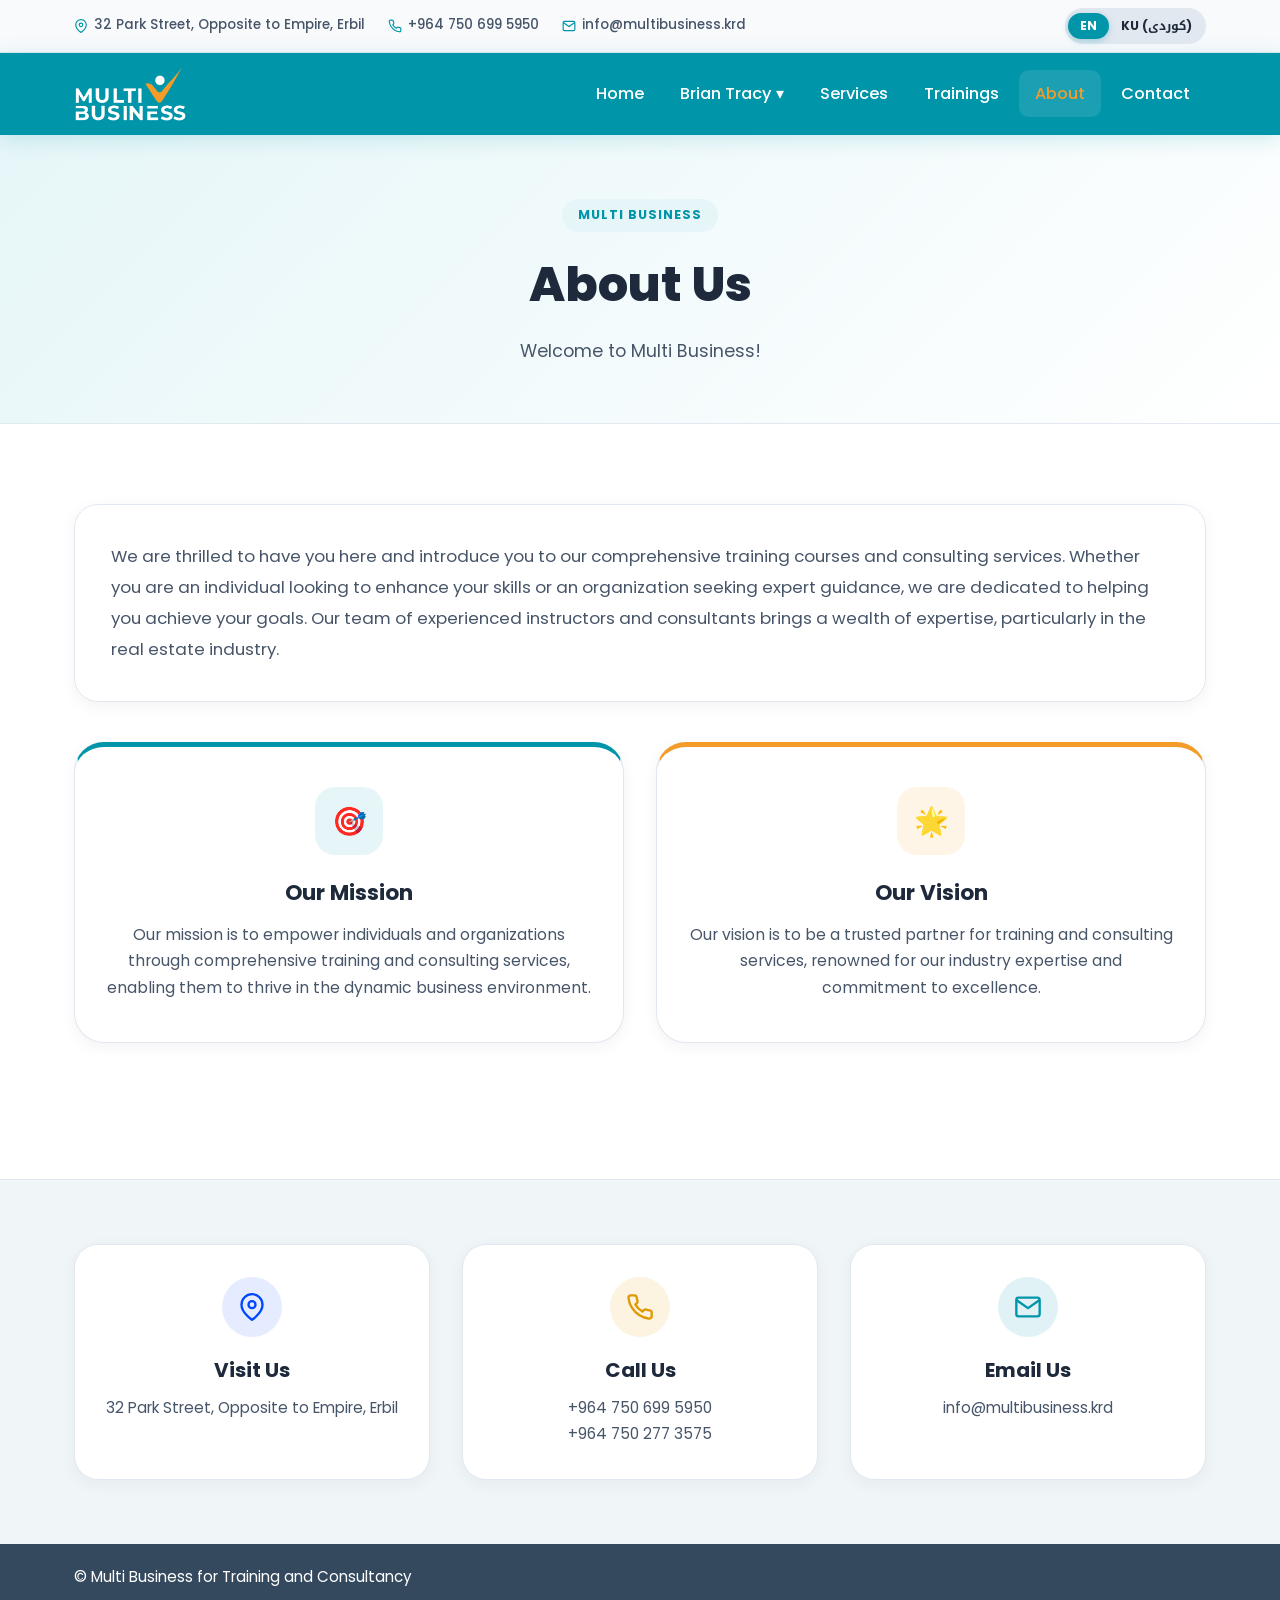
<file: about.html>
<!DOCTYPE html>
<html lang="en" dir="ltr">
<head>
  <meta charset="UTF-8" />
  <meta name="viewport" content="width=device-width, initial-scale=1.0" />
  <title>About Us | Multi Business Erbil</title>
  <link rel="stylesheet" href="assets/css/styles.css" />
</head>
<body>

  <!-- Top Bar -->
  <div class="topbar">
    <div class="container topbar-inner">
      <div class="topbar-contact">
        <span class="topbar-item">
          <svg width="14" height="14" viewBox="0 0 24 24" fill="none" stroke="currentColor" stroke-width="2"><path d="M21 10c0 7-9 13-9 13s-9-6-9-13a9 9 0 0 1 18 0z"/><circle cx="12" cy="10" r="3"/></svg>
          <span data-cms="address">32 Park Street, Opposite to Empire, Erbil</span>
        </span>
        <a href="tel:+9647506995950" class="topbar-item">
          <svg width="14" height="14" viewBox="0 0 24 24" fill="none" stroke="currentColor" stroke-width="2"><path d="M22 16.92v3a2 2 0 0 1-2.18 2 19.79 19.79 0 0 1-8.63-3.07 19.5 19.5 0 0 1-6-6 19.79 19.79 0 0 1-3.07-8.67A2 2 0 0 1 4.11 2h3a2 2 0 0 1 2 1.72c.127.96.361 1.903.7 2.81a2 2 0 0 1-.45 2.11L8.09 9.91a16 16 0 0 0 6 6l1.27-1.27a2 2 0 0 1 2.11-.45c.907.339 1.85.573 2.81.7A2 2 0 0 1 22 16.92z"/></svg>
          <span data-cms="phone1">+964 750 699 5950</span>
        </a>
        <a href="mailto:info@multibusiness.krd" class="topbar-item">
          <svg width="14" height="14" viewBox="0 0 24 24" fill="none" stroke="currentColor" stroke-width="2"><path d="M4 4h16c1.1 0 2 .9 2 2v12c0 1.1-.9 2-2 2H4c-1.1 0-2-.9-2-2V6c0-1.1.9-2 2-2z"/><polyline points="22,6 12,13 2,6"/></svg>
          <span data-cms="email">info@multibusiness.krd</span>
        </a>
      </div>

      <div class="topbar-right">
        <div class="lang-switcher">
          <button type="button" class="lang-btn active" data-lang="en" onclick="setLanguage('en')">EN</button>
          <button type="button" class="lang-btn" data-lang="ku" onclick="setLanguage('ku')">KU (کوردی)</button>
        </div>
      </div>
    </div>
  </div>

  <!-- Header -->
  <header class="site-header">
    <div class="container nav-inner">
      <a href="index.html" class="brand-logo">
        <img src="assets/images/logo-white.png" alt="Multi Business Logo" />
      </a>

      <nav class="nav-links" id="mainNavLinks">
        <div class="nav-item"><a href="index.html" class="nav-link" data-i18n="nav_home">Home</a></div>
        <div class="nav-item">
          <a href="brian-tracy.html" class="nav-link" data-i18n="nav_bts">Brian Tracy ▾</a>
          <div class="dropdown-menu">
            <a href="brian-tracy.html" data-i18n="nav_about_bts">About BTS</a>
            <a href="brian-tracy.html#programs" data-i18n="nav_bts_programs">Programs</a>
          </div>
        </div>
        <div class="nav-item"><a href="services.html" class="nav-link" data-i18n="nav_services">Services</a></div>
        <div class="nav-item"><a href="trainings.html" class="nav-link" data-i18n="nav_trainings">Trainings</a></div>
        <div class="nav-item"><a href="about.html" class="nav-link active" data-i18n="nav_about">About</a></div>
        <div class="nav-item"><a href="contact.html" class="nav-link" data-i18n="nav_contact">Contact</a></div>
      </nav>

      <button type="button" class="mobile-toggle" id="mobileMenuBtn" aria-label="Menu">
        <svg width="24" height="24" viewBox="0 0 24 24" fill="none" stroke="currentColor" stroke-width="2"><line x1="3" y1="12" x2="21" y2="12"/><line x1="3" y1="6" x2="21" y2="6"/><line x1="3" y1="18" x2="21" y2="18"/></svg>
      </button>
    </div>
  </header>

  <!-- Page Hero -->
  <section class="page-hero">
    <div class="container">
      <span class="section-badge">Multi Business</span>
      <h1 data-i18n="about_title">About Us</h1>
      <p data-i18n="about_welcome">Welcome to Multi Business!</p>
    </div>
  </section>

  <!-- About Story, Mission & Vision -->
  <section class="section">
    <div class="container">
      <div class="card-box" style="margin-bottom: 2.5rem;">
        <p style="font-size: 1.05rem; line-height: 1.85;" data-i18n="about_body">
          We are thrilled to have you here and introduce you to our comprehensive training courses and consulting services. Whether you are an individual looking to enhance your skills or an organization seeking expert guidance, we are dedicated to helping you achieve your goals. Our team of experienced instructors and consultants brings a wealth of expertise, particularly in the real estate industry.
        </p>
      </div>

      <div class="care-grid" style="grid-template-columns: repeat(auto-fit, minmax(320px, 1fr));">
        <div class="care-card card-teal">
          <div class="care-icon">🎯</div>
          <h3 data-i18n="mission_title">Our Mission</h3>
          <p data-i18n="mission_desc">
            Our mission is to empower individuals and organizations through comprehensive training and consulting services, enabling them to thrive in the dynamic business environment.
          </p>
        </div>

        <div class="care-card card-orange">
          <div class="care-icon">🌟</div>
          <h3 data-i18n="vision_title">Our Vision</h3>
          <p data-i18n="vision_desc">
            Our vision is to be a trusted partner for training and consulting services, renowned for our industry expertise and commitment to excellence.
          </p>
        </div>
      </div>
    </div>
  </section>

  <!-- Footer -->
  <footer class="site-footer">
    <div class="container">
      <div class="footer-blurbs">
        <div class="footer-blurb-card">
          <div class="footer-blurb-icon visit">
            <svg width="28" height="28" viewBox="0 0 24 24" fill="none" stroke="currentColor" stroke-width="2"><path d="M21 10c0 7-9 13-9 13s-9-6-9-13a9 9 0 0 1 18 0z"/><circle cx="12" cy="10" r="3"/></svg>
          </div>
          <h4 data-i18n="footer_visit">Visit Us</h4>
          <p data-cms="address">32 Park Street, Opposite to Empire, Erbil</p>
        </div>

        <div class="footer-blurb-card">
          <div class="footer-blurb-icon call">
            <svg width="28" height="28" viewBox="0 0 24 24" fill="none" stroke="currentColor" stroke-width="2"><path d="M22 16.92v3a2 2 0 0 1-2.18 2 19.79 19.79 0 0 1-8.63-3.07 19.5 19.5 0 0 1-6-6 19.79 19.79 0 0 1-3.07-8.67A2 2 0 0 1 4.11 2h3a2 2 0 0 1 2 1.72c.127.96.361 1.903.7 2.81a2 2 0 0 1-.45 2.11L8.09 9.91a16 16 0 0 0 6 6l1.27-1.27a2 2 0 0 1 2.11-.45c.907.339 1.85.573 2.81.7A2 2 0 0 1 22 16.92z"/></svg>
          </div>
          <h4 data-i18n="footer_call">Call Us</h4>
          <p><a href="tel:+9647506995950" data-cms="phone1">+964 750 699 5950</a></p>
          <p><a href="tel:+9647502773575" data-cms="phone2">+964 750 277 3575</a></p>
        </div>

        <div class="footer-blurb-card">
          <div class="footer-blurb-icon email">
            <svg width="28" height="28" viewBox="0 0 24 24" fill="none" stroke="currentColor" stroke-width="2"><path d="M4 4h16c1.1 0 2 .9 2 2v12c0 1.1-.9 2-2 2H4c-1.1 0-2-.9-2-2V6c0-1.1.9-2 2-2z"/><polyline points="22,6 12,13 2,6"/></svg>
          </div>
          <h4 data-i18n="footer_email">Email Us</h4>
          <p><a href="mailto:info@multibusiness.krd" data-cms="email">info@multibusiness.krd</a></p>
        </div>
      </div>
    </div>

    <div class="footer-bottom-bar">
      <div class="container footer-bottom-inner">
        <h4 style="font-weight: 400; font-size: 0.95rem;" data-i18n="footer_copy">
          © Multi Business for Training and Consultancy
        </h4>
      </div>
    </div>
  </footer>

  <script src="assets/js/app.js"></script>
</body>
</html>
</file>
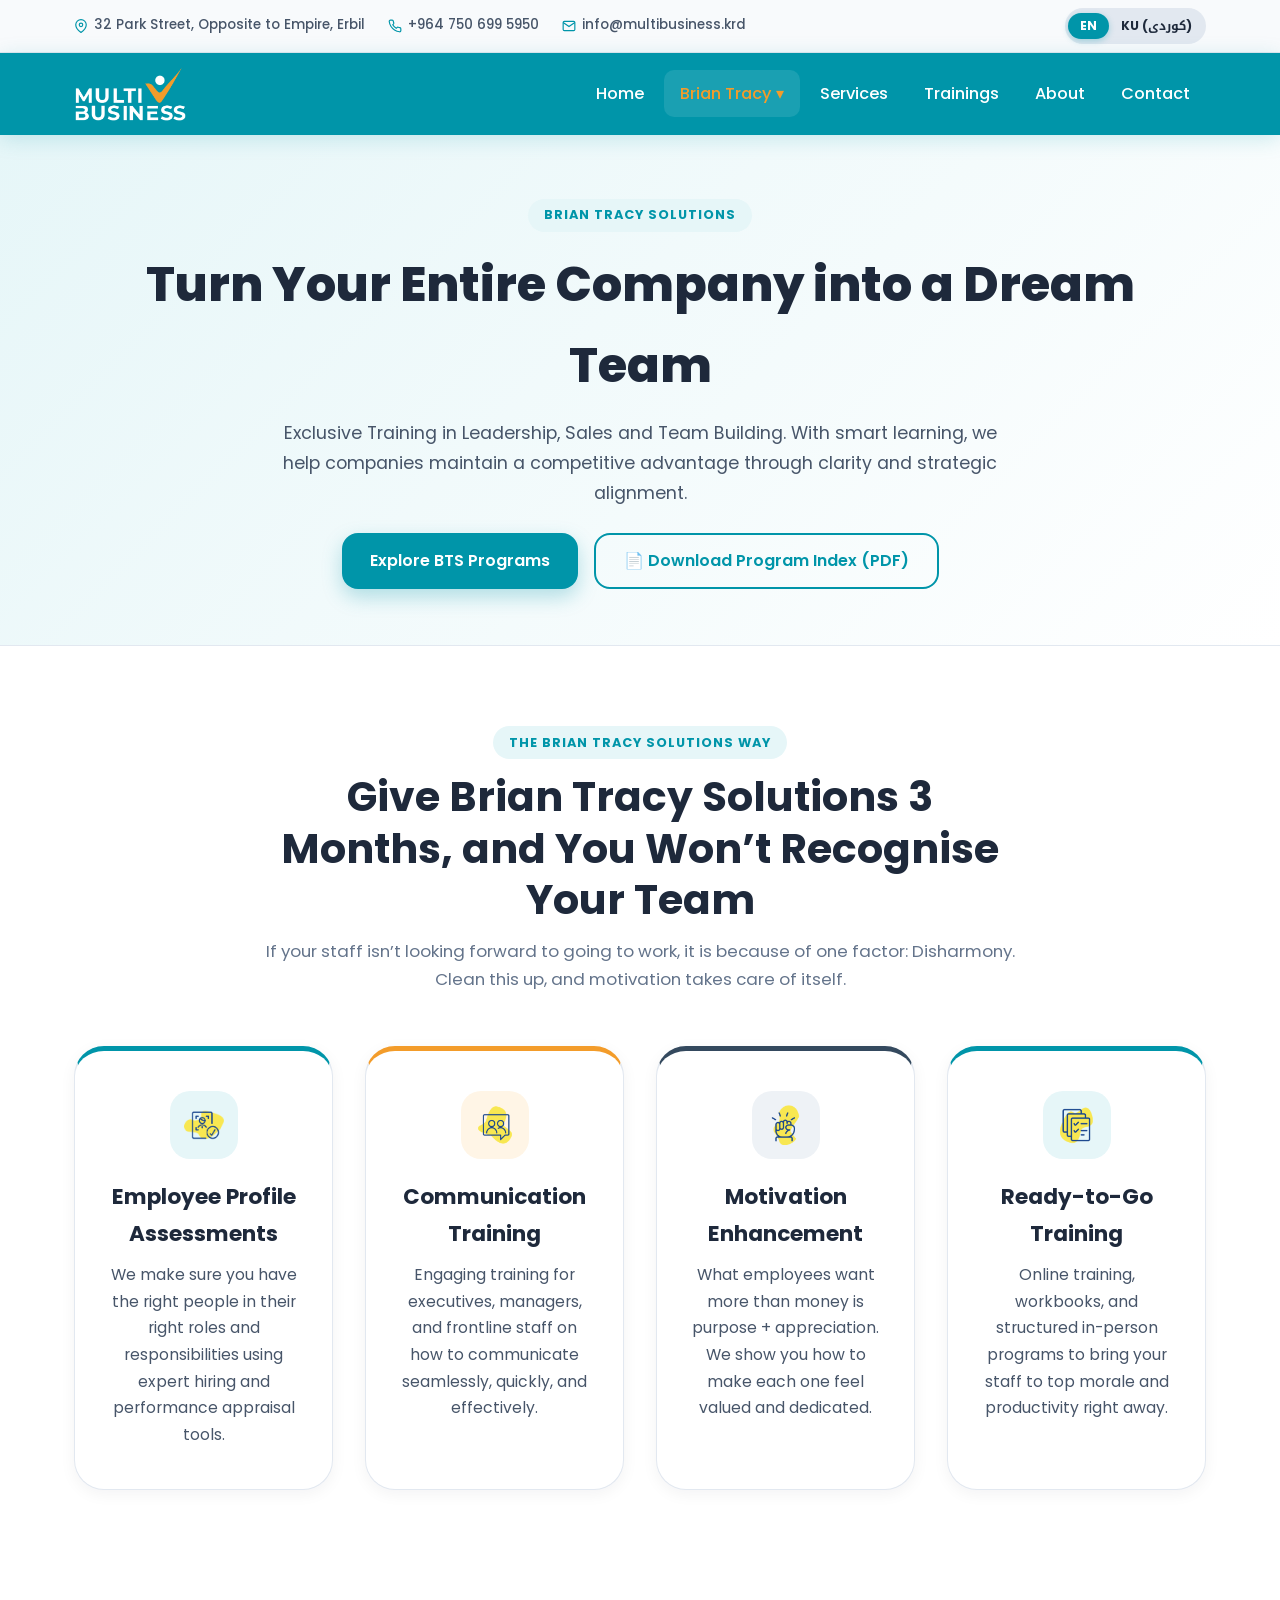
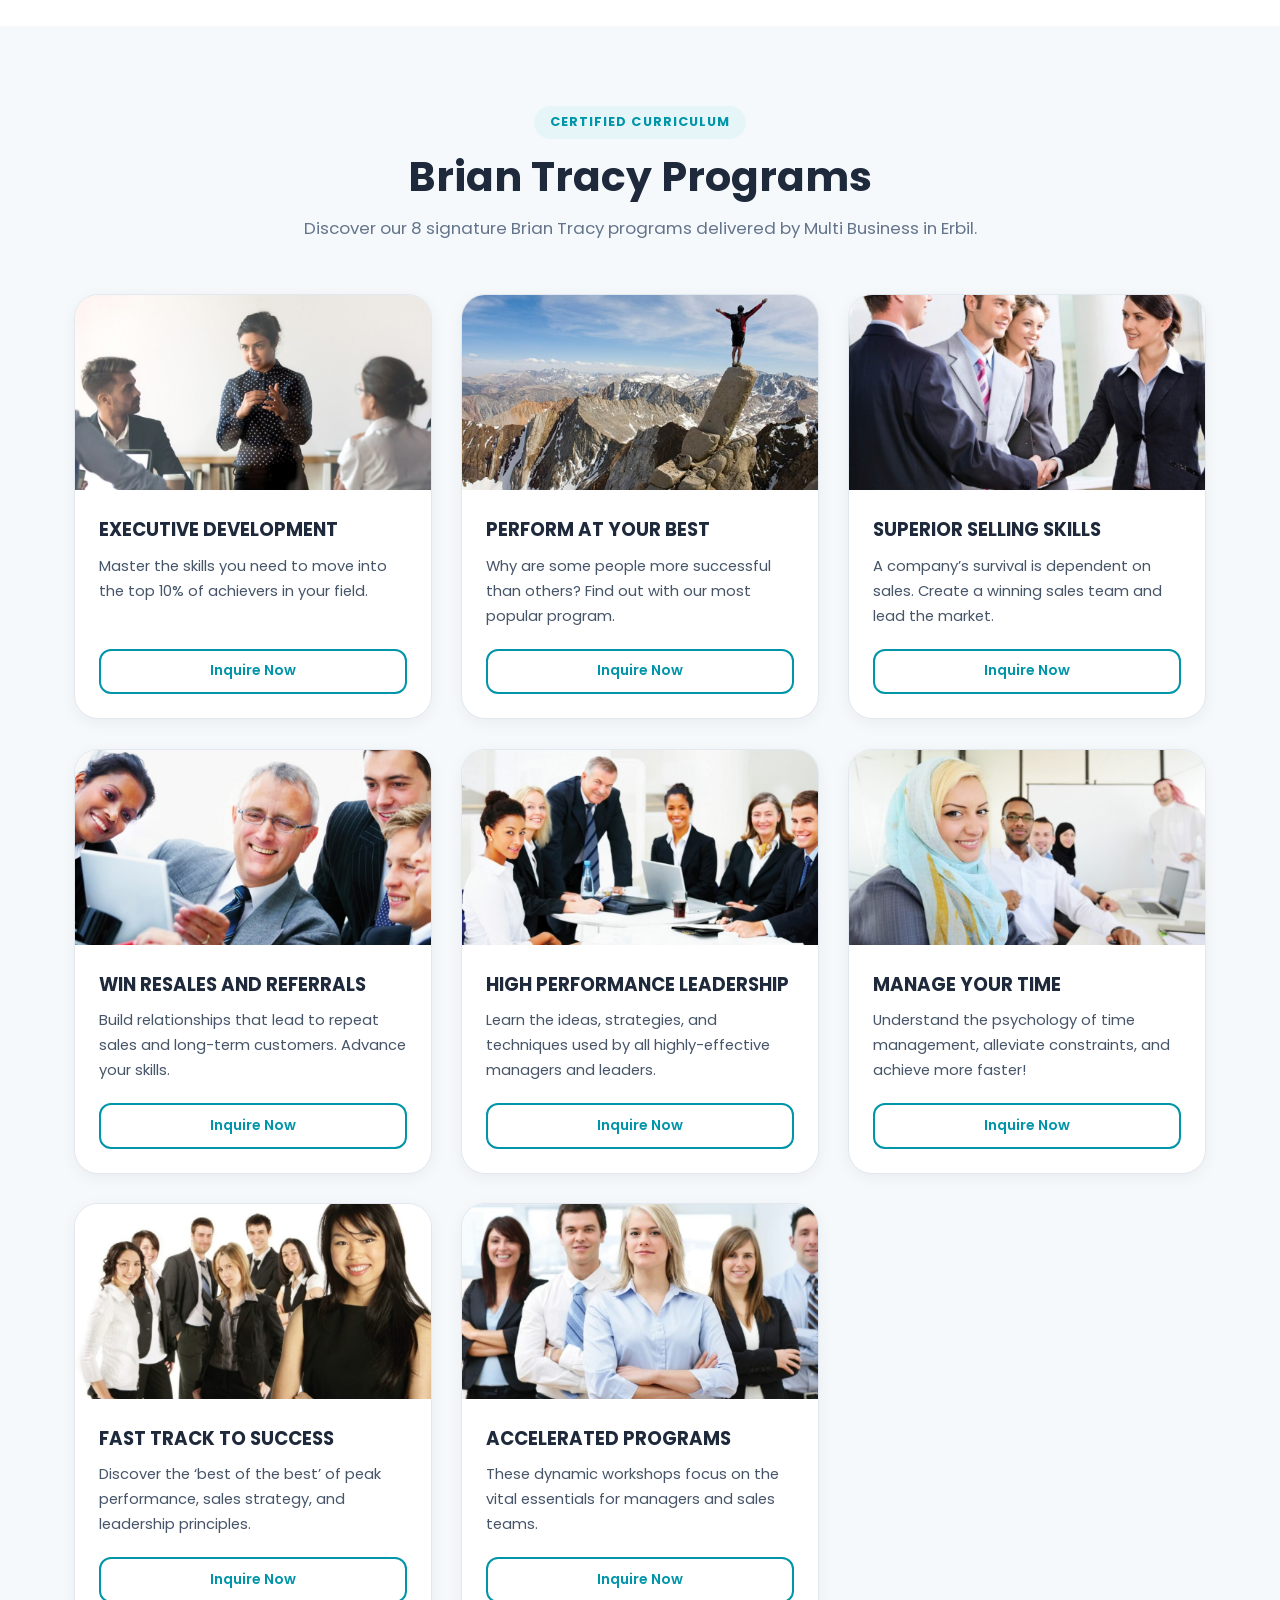
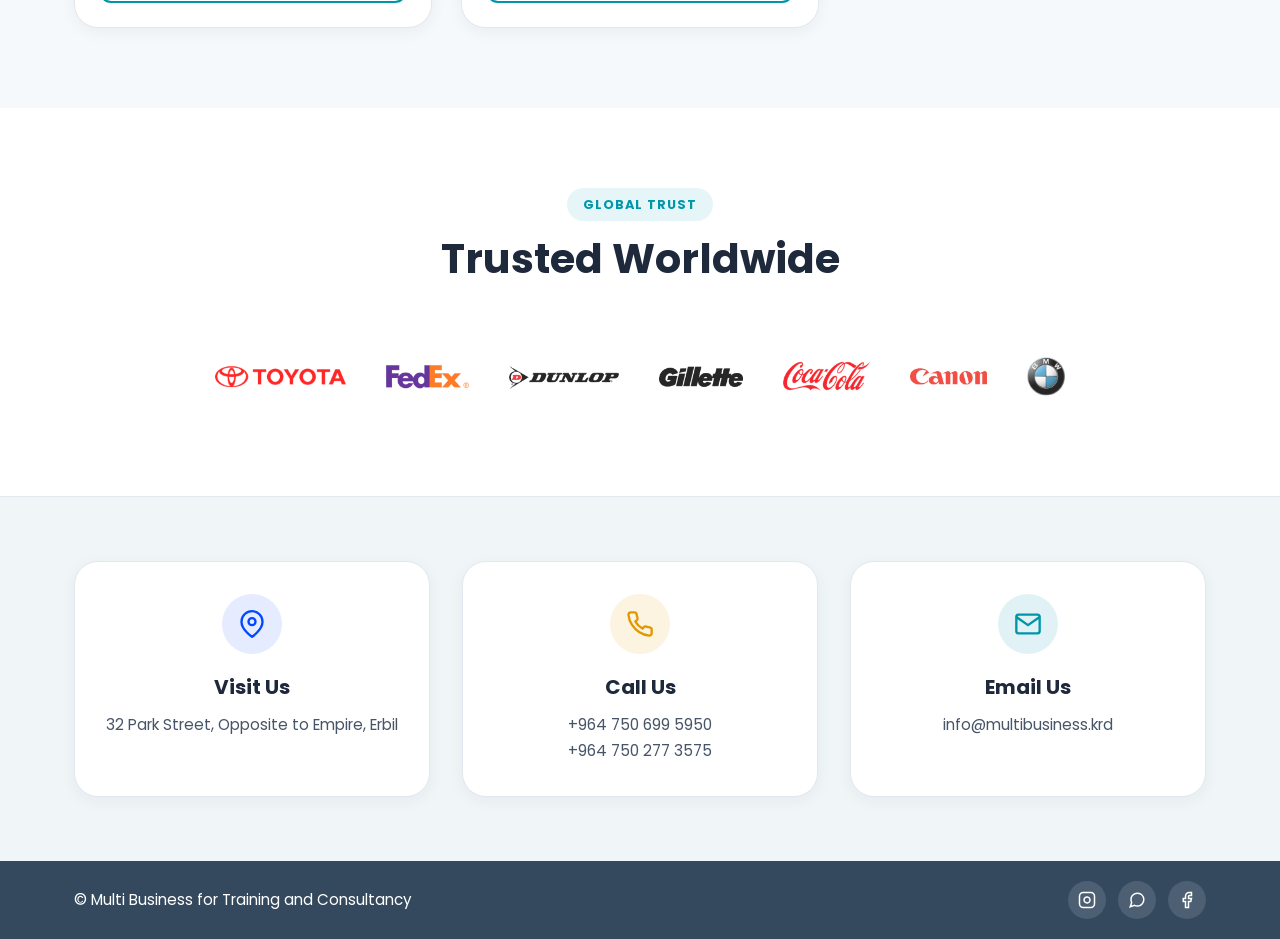
<file: brian-tracy.html>
<!DOCTYPE html>
<html lang="en" dir="ltr">
<head>
  <meta charset="UTF-8" />
  <meta name="viewport" content="width=device-width, initial-scale=1.0" />
  <title>Brian Tracy Solutions &amp; Programs | Multi Business Erbil</title>
  <link rel="stylesheet" href="assets/css/styles.css" />
</head>
<body>

  <!-- Top Bar -->
  <div class="topbar">
    <div class="container topbar-inner">
      <div class="topbar-contact">
        <span class="topbar-item">
          <svg width="14" height="14" viewBox="0 0 24 24" fill="none" stroke="currentColor" stroke-width="2"><path d="M21 10c0 7-9 13-9 13s-9-6-9-13a9 9 0 0 1 18 0z"/><circle cx="12" cy="10" r="3"/></svg>
          <span data-cms="address">32 Park Street, Opposite to Empire, Erbil</span>
        </span>
        <a href="tel:+9647506995950" class="topbar-item">
          <svg width="14" height="14" viewBox="0 0 24 24" fill="none" stroke="currentColor" stroke-width="2"><path d="M22 16.92v3a2 2 0 0 1-2.18 2 19.79 19.79 0 0 1-8.63-3.07 19.5 19.5 0 0 1-6-6 19.79 19.79 0 0 1-3.07-8.67A2 2 0 0 1 4.11 2h3a2 2 0 0 1 2 1.72c.127.96.361 1.903.7 2.81a2 2 0 0 1-.45 2.11L8.09 9.91a16 16 0 0 0 6 6l1.27-1.27a2 2 0 0 1 2.11-.45c.907.339 1.85.573 2.81.7A2 2 0 0 1 22 16.92z"/></svg>
          <span data-cms="phone1">+964 750 699 5950</span>
        </a>
        <a href="mailto:info@multibusiness.krd" class="topbar-item">
          <svg width="14" height="14" viewBox="0 0 24 24" fill="none" stroke="currentColor" stroke-width="2"><path d="M4 4h16c1.1 0 2 .9 2 2v12c0 1.1-.9 2-2 2H4c-1.1 0-2-.9-2-2V6c0-1.1.9-2 2-2z"/><polyline points="22,6 12,13 2,6"/></svg>
          <span data-cms="email">info@multibusiness.krd</span>
        </a>
      </div>

      <div class="topbar-right">
        <div class="lang-switcher">
          <button type="button" class="lang-btn active" data-lang="en" onclick="setLanguage('en')">EN</button>
          <button type="button" class="lang-btn" data-lang="ku" onclick="setLanguage('ku')">KU (کوردی)</button>
        </div>
      </div>
    </div>
  </div>

  <!-- Main Header -->
  <header class="site-header">
    <div class="container nav-inner">
      <a href="index.html" class="brand-logo">
        <img src="assets/images/logo-white.png" alt="Multi Business Logo" />
      </a>

      <nav class="nav-links" id="mainNavLinks">
        <div class="nav-item"><a href="index.html" class="nav-link" data-i18n="nav_home">Home</a></div>
        <div class="nav-item">
          <a href="brian-tracy.html" class="nav-link active" data-i18n="nav_bts">Brian Tracy ▾</a>
          <div class="dropdown-menu">
            <a href="brian-tracy.html" data-i18n="nav_about_bts">About BTS</a>
            <a href="brian-tracy.html#programs" data-i18n="nav_bts_programs">Programs</a>
          </div>
        </div>
        <div class="nav-item"><a href="services.html" class="nav-link" data-i18n="nav_services">Services</a></div>
        <div class="nav-item"><a href="trainings.html" class="nav-link" data-i18n="nav_trainings">Trainings</a></div>
        <div class="nav-item"><a href="about.html" class="nav-link" data-i18n="nav_about">About</a></div>
        <div class="nav-item"><a href="contact.html" class="nav-link" data-i18n="nav_contact">Contact</a></div>
      </nav>

      <button type="button" class="mobile-toggle" id="mobileMenuBtn" aria-label="Menu">
        <svg width="24" height="24" viewBox="0 0 24 24" fill="none" stroke="currentColor" stroke-width="2"><line x1="3" y1="12" x2="21" y2="12"/><line x1="3" y1="6" x2="21" y2="6"/><line x1="3" y1="18" x2="21" y2="18"/></svg>
      </button>
    </div>
  </header>

  <!-- Page Hero -->
  <section class="page-hero">
    <div class="container">
      <span class="section-badge">Brian Tracy Solutions</span>
      <h1 data-i18n="bts_hero_title">Turn Your Entire Company into a Dream Team</h1>
      <p style="margin-bottom: 1.5rem;" data-i18n="bts_hero_sub">
        Exclusive Training in Leadership, Sales and Team Building. With smart learning, we help companies maintain a competitive advantage through clarity and strategic alignment.
      </p>
      <div style="display:flex; justify-content:center; gap: 1rem; flex-wrap:wrap;">
        <a href="#programs" class="btn btn-teal" data-i18n="bts_explore_btn">Explore BTS Programs</a>
        <a href="assets/Multi-Business-BTS-Program-Index.pdf" target="_blank" class="btn btn-outline" data-i18n="bts_pdf_btn">
          📄 Download Program Index (PDF)
        </a>
      </div>
    </div>
  </section>

  <!-- About BTS Section -->
  <section class="section">
    <div class="container">
      <div class="section-header">
        <span class="section-badge">The Brian Tracy Solutions Way</span>
        <h2 class="section-title" data-i18n="bts_way_title">Give Brian Tracy Solutions 3 Months, and You Won’t Recognise Your Team</h2>
        <p class="section-subtitle" data-i18n="bts_way_sub">
          If your staff isn’t looking forward to going to work, it is because of one factor: Disharmony. Clean this up, and motivation takes care of itself.
        </p>
      </div>

      <div class="care-grid" style="grid-template-columns: repeat(auto-fit, minmax(250px, 1fr));">
        <div class="care-card card-teal">
          <div class="care-icon"><img src="assets/images/icon-01.png" alt="Assessments" style="width:40px; height:40px; object-fit:contain;" /></div>
          <h3 data-i18n="bts_w1_title">Employee Profile Assessments</h3>
          <p data-i18n="bts_w1_desc">We make sure you have the right people in their right roles and responsibilities using expert hiring and performance appraisal tools.</p>
        </div>

        <div class="care-card card-orange">
          <div class="care-icon"><img src="assets/images/icon-02.png" alt="Communication" style="width:40px; height:40px; object-fit:contain;" /></div>
          <h3 data-i18n="bts_w2_title">Communication Training</h3>
          <p data-i18n="bts_w2_desc">Engaging training for executives, managers, and frontline staff on how to communicate seamlessly, quickly, and effectively.</p>
        </div>

        <div class="care-card card-slate">
          <div class="care-icon"><img src="assets/images/icon-03.png" alt="Motivation" style="width:40px; height:40px; object-fit:contain;" /></div>
          <h3 data-i18n="bts_w3_title">Motivation Enhancement</h3>
          <p data-i18n="bts_w3_desc">What employees want more than money is purpose + appreciation. We show you how to make each one feel valued and dedicated.</p>
        </div>

        <div class="care-card card-teal">
          <div class="care-icon"><img src="assets/images/icon-04.png" alt="Ready-to-Go Training" style="width:40px; height:40px; object-fit:contain;" /></div>
          <h3 data-i18n="bts_w4_title">Ready-to-Go Training</h3>
          <p data-i18n="bts_w4_desc">Online training, workbooks, and structured in-person programs to bring your staff to top morale and productivity right away.</p>
        </div>
      </div>
    </div>
  </section>

  <!-- Brian Tracy Programs Grid (Dynamic via Admin Panel) -->
  <section class="section section-soft" id="programs">
    <div class="container">
      <div class="section-header">
        <span class="section-badge">Certified Curriculum</span>
        <h2 class="section-title" data-i18n="bts_programs_heading">Brian Tracy Programs</h2>
        <p class="section-subtitle" data-i18n="bts_programs_sub">
          Discover our 8 signature Brian Tracy programs delivered by Multi Business in Erbil.
        </p>
      </div>

      <div class="programs-grid" id="programsGrid">
        <!-- Populated dynamically by app.js from CMS data -->
      </div>
    </div>
  </section>

  <!-- Trusted Worldwide Logos Section (From Original about-bts Page) -->
  <section class="section">
    <div class="container">
      <div class="section-header">
        <span class="section-badge">Global Trust</span>
        <h2 class="section-title" data-i18n="bts_trusted_heading">Trusted Worldwide</h2>
      </div>
      <div style="display:flex; align-items:center; justify-content:center; flex-wrap:wrap; gap: 2.5rem; padding: 1rem 0;">
        <img src="assets/images/toyota.png" alt="Toyota" style="height: 46px; width: auto; object-fit: contain; opacity: 0.85;" />
        <img src="assets/images/fedex.png" alt="FedEx" style="height: 42px; width: auto; object-fit: contain; opacity: 0.85;" />
        <img src="assets/images/dunlop.png" alt="Dunlop" style="height: 42px; width: auto; object-fit: contain; opacity: 0.85;" />
        <img src="assets/images/gillette.png" alt="Gillette" style="height: 40px; width: auto; object-fit: contain; opacity: 0.85;" />
        <img src="assets/images/coca-cola.png" alt="Coca-Cola" style="height: 44px; width: auto; object-fit: contain; opacity: 0.85;" />
        <img src="assets/images/canon.png" alt="Canon" style="height: 40px; width: auto; object-fit: contain; opacity: 0.85;" />
        <img src="assets/images/bmw.png" alt="BMW" style="height: 48px; width: auto; object-fit: contain; opacity: 0.85;" />
      </div>
    </div>
  </section>

  <!-- Footer -->
  <footer class="site-footer">
    <div class="container">
      <div class="footer-blurbs">
        <div class="footer-blurb-card">
          <div class="footer-blurb-icon visit">
            <svg width="28" height="28" viewBox="0 0 24 24" fill="none" stroke="currentColor" stroke-width="2"><path d="M21 10c0 7-9 13-9 13s-9-6-9-13a9 9 0 0 1 18 0z"/><circle cx="12" cy="10" r="3"/></svg>
          </div>
          <h4 data-i18n="footer_visit">Visit Us</h4>
          <p data-cms="address">32 Park Street, Opposite to Empire, Erbil</p>
        </div>

        <div class="footer-blurb-card">
          <div class="footer-blurb-icon call">
            <svg width="28" height="28" viewBox="0 0 24 24" fill="none" stroke="currentColor" stroke-width="2"><path d="M22 16.92v3a2 2 0 0 1-2.18 2 19.79 19.79 0 0 1-8.63-3.07 19.5 19.5 0 0 1-6-6 19.79 19.79 0 0 1-3.07-8.67A2 2 0 0 1 4.11 2h3a2 2 0 0 1 2 1.72c.127.96.361 1.903.7 2.81a2 2 0 0 1-.45 2.11L8.09 9.91a16 16 0 0 0 6 6l1.27-1.27a2 2 0 0 1 2.11-.45c.907.339 1.85.573 2.81.7A2 2 0 0 1 22 16.92z"/></svg>
          </div>
          <h4 data-i18n="footer_call">Call Us</h4>
          <p><a href="tel:+9647506995950" data-cms="phone1">+964 750 699 5950</a></p>
          <p><a href="tel:+9647502773575" data-cms="phone2">+964 750 277 3575</a></p>
        </div>

        <div class="footer-blurb-card">
          <div class="footer-blurb-icon email">
            <svg width="28" height="28" viewBox="0 0 24 24" fill="none" stroke="currentColor" stroke-width="2"><path d="M4 4h16c1.1 0 2 .9 2 2v12c0 1.1-.9 2-2 2H4c-1.1 0-2-.9-2-2V6c0-1.1.9-2 2-2z"/><polyline points="22,6 12,13 2,6"/></svg>
          </div>
          <h4 data-i18n="footer_email">Email Us</h4>
          <p><a href="mailto:info@multibusiness.krd" data-cms="email">info@multibusiness.krd</a></p>
        </div>
      </div>
    </div>

    <div class="footer-bottom-bar">
      <div class="container footer-bottom-inner">
        <h4 style="font-weight: 400; font-size: 0.95rem;" data-i18n="footer_copy">
          © Multi Business for Training and Consultancy
        </h4>
        <div class="social-links">
          <a href="https://www.instagram.com/multi.business.consultancy/" target="_blank" class="social-btn" title="Instagram">
            <svg width="18" height="18" viewBox="0 0 24 24" fill="none" stroke="currentColor" stroke-width="2"><rect x="2" y="2" width="20" height="20" rx="5" ry="5"/><path d="M16 11.37A4 4 0 1 1 12.63 8 4 4 0 0 1 16 11.37z"/><line x1="17.5" y1="6.5" x2="17.51" y2="6.5"/></svg>
          </a>
          <a href="https://wa.me/9647506995950" target="_blank" class="social-btn" title="WhatsApp">
            <svg width="18" height="18" viewBox="0 0 24 24" fill="none" stroke="currentColor" stroke-width="2"><path d="M21 11.5a8.38 8.38 0 0 1-.9 3.8 8.5 8.5 0 0 1-7.6 4.7 8.38 8.38 0 0 1-3.8-.9L3 21l1.9-5.7a8.38 8.38 0 0 1-.9-3.8 8.5 8.5 0 0 1 4.7-7.6 8.38 8.38 0 0 1 3.8-.9h.5a8.48 8.48 0 0 1 8 8v.5z"/></svg>
          </a>
          <a href="https://www.facebook.com/Multi.Business.Consultancy/" target="_blank" class="social-btn" title="Facebook">
            <svg width="18" height="18" viewBox="0 0 24 24" fill="none" stroke="currentColor" stroke-width="2"><path d="M18 2h-3a5 5 0 0 0-5 5v3H7v4h3v8h4v-8h3l1-4h-4V7a1 1 0 0 1 1-1h3z"/></svg>
          </a>
        </div>
      </div>
    </div>
  </footer>

  <script src="assets/js/app.js"></script>
</body>
</html>
</file>
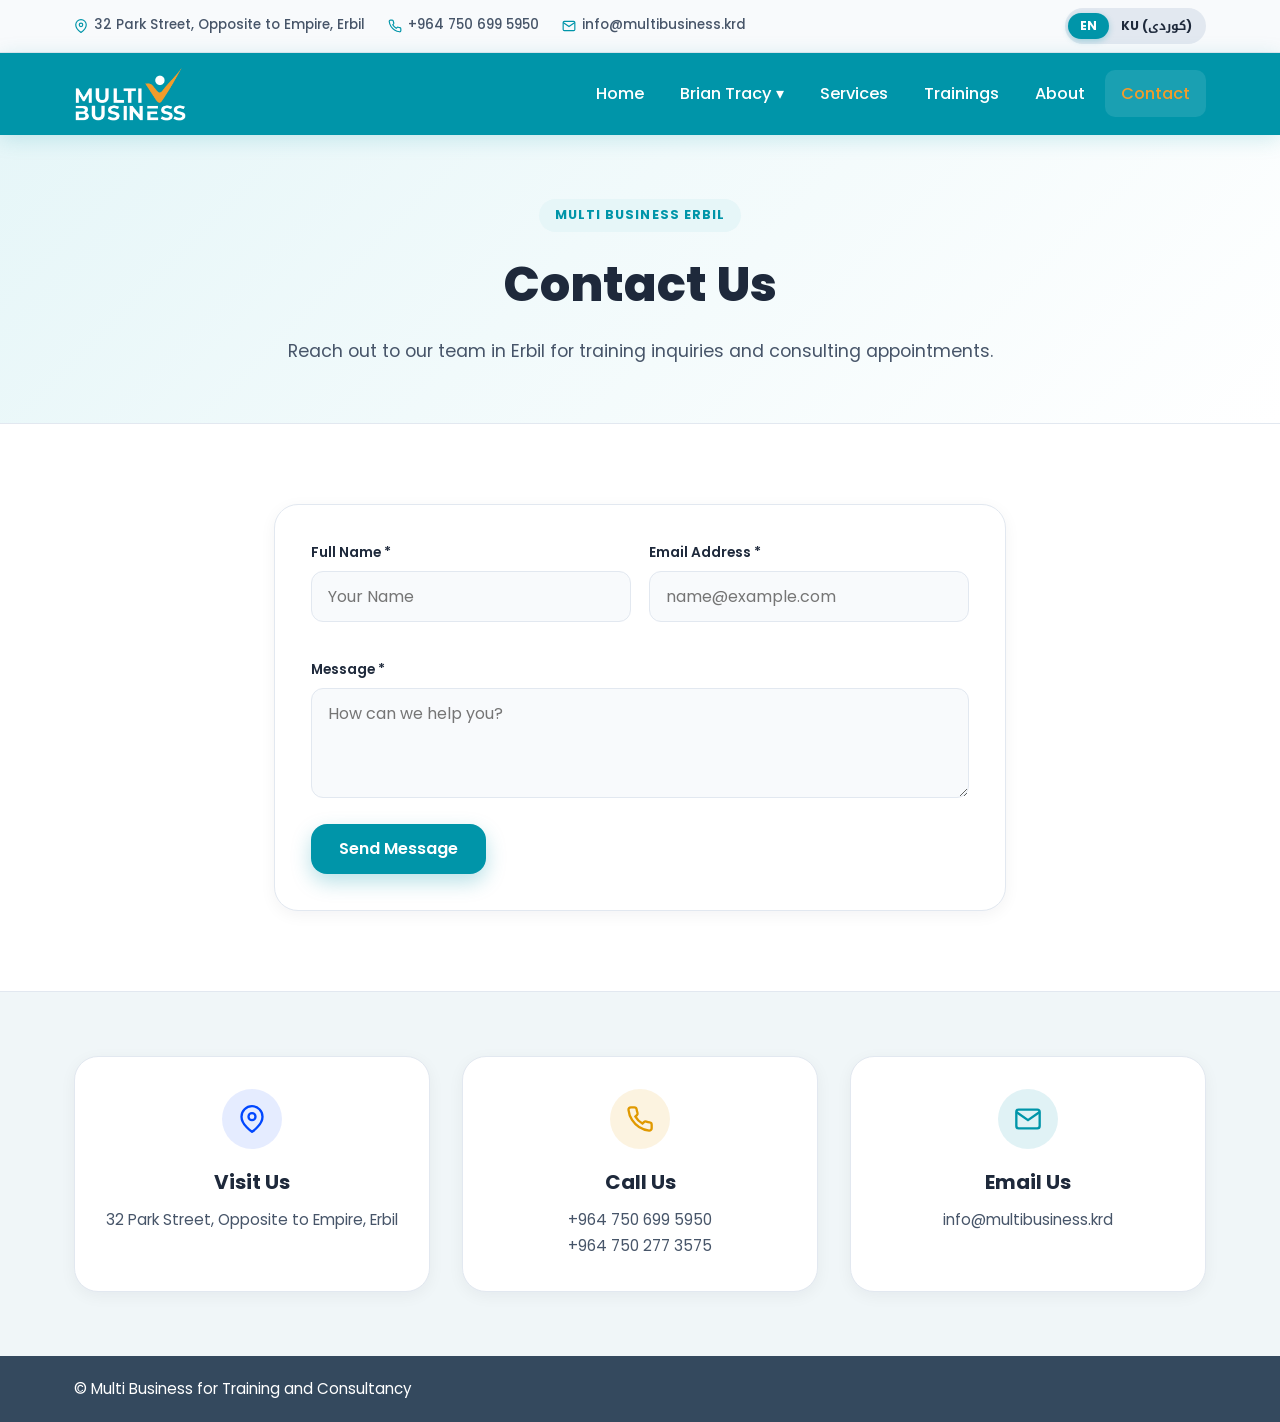
<file: contact.html>
<!DOCTYPE html>
<html lang="en" dir="ltr">
<head>
  <meta charset="UTF-8" />
  <meta name="viewport" content="width=device-width, initial-scale=1.0" />
  <title>Contact Us | Multi Business Erbil</title>
  <link rel="stylesheet" href="assets/css/styles.css" />
</head>
<body>

  <!-- Top Bar -->
  <div class="topbar">
    <div class="container topbar-inner">
      <div class="topbar-contact">
        <span class="topbar-item">
          <svg width="14" height="14" viewBox="0 0 24 24" fill="none" stroke="currentColor" stroke-width="2"><path d="M21 10c0 7-9 13-9 13s-9-6-9-13a9 9 0 0 1 18 0z"/><circle cx="12" cy="10" r="3"/></svg>
          <span data-cms="address">32 Park Street, Opposite to Empire, Erbil</span>
        </span>
        <a href="tel:+9647506995950" class="topbar-item">
          <svg width="14" height="14" viewBox="0 0 24 24" fill="none" stroke="currentColor" stroke-width="2"><path d="M22 16.92v3a2 2 0 0 1-2.18 2 19.79 19.79 0 0 1-8.63-3.07 19.5 19.5 0 0 1-6-6 19.79 19.79 0 0 1-3.07-8.67A2 2 0 0 1 4.11 2h3a2 2 0 0 1 2 1.72c.127.96.361 1.903.7 2.81a2 2 0 0 1-.45 2.11L8.09 9.91a16 16 0 0 0 6 6l1.27-1.27a2 2 0 0 1 2.11-.45c.907.339 1.85.573 2.81.7A2 2 0 0 1 22 16.92z"/></svg>
          <span data-cms="phone1">+964 750 699 5950</span>
        </a>
        <a href="mailto:info@multibusiness.krd" class="topbar-item">
          <svg width="14" height="14" viewBox="0 0 24 24" fill="none" stroke="currentColor" stroke-width="2"><path d="M4 4h16c1.1 0 2 .9 2 2v12c0 1.1-.9 2-2 2H4c-1.1 0-2-.9-2-2V6c0-1.1.9-2 2-2z"/><polyline points="22,6 12,13 2,6"/></svg>
          <span data-cms="email">info@multibusiness.krd</span>
        </a>
      </div>

      <div class="topbar-right">
        <div class="lang-switcher">
          <button type="button" class="lang-btn active" data-lang="en" onclick="setLanguage('en')">EN</button>
          <button type="button" class="lang-btn" data-lang="ku" onclick="setLanguage('ku')">KU (کوردی)</button>
        </div>
      </div>
    </div>
  </div>

  <!-- Header -->
  <header class="site-header">
    <div class="container nav-inner">
      <a href="index.html" class="brand-logo">
        <img src="assets/images/logo-white.png" alt="Multi Business Logo" />
      </a>

      <nav class="nav-links" id="mainNavLinks">
        <div class="nav-item"><a href="index.html" class="nav-link" data-i18n="nav_home">Home</a></div>
        <div class="nav-item">
          <a href="brian-tracy.html" class="nav-link" data-i18n="nav_bts">Brian Tracy ▾</a>
          <div class="dropdown-menu">
            <a href="brian-tracy.html" data-i18n="nav_about_bts">About BTS</a>
            <a href="brian-tracy.html#programs" data-i18n="nav_bts_programs">Programs</a>
          </div>
        </div>
        <div class="nav-item"><a href="services.html" class="nav-link" data-i18n="nav_services">Services</a></div>
        <div class="nav-item"><a href="trainings.html" class="nav-link" data-i18n="nav_trainings">Trainings</a></div>
        <div class="nav-item"><a href="about.html" class="nav-link" data-i18n="nav_about">About</a></div>
        <div class="nav-item"><a href="contact.html" class="nav-link active" data-i18n="nav_contact">Contact</a></div>
      </nav>

      <button type="button" class="mobile-toggle" id="mobileMenuBtn" aria-label="Menu">
        <svg width="24" height="24" viewBox="0 0 24 24" fill="none" stroke="currentColor" stroke-width="2"><line x1="3" y1="12" x2="21" y2="12"/><line x1="3" y1="6" x2="21" y2="6"/><line x1="3" y1="18" x2="21" y2="18"/></svg>
      </button>
    </div>
  </header>

  <!-- Page Hero -->
  <section class="page-hero">
    <div class="container">
      <span class="section-badge">Multi Business Erbil</span>
      <h1 data-i18n="contact_title">Contact Us</h1>
      <p data-i18n="contact_sub">
        Reach out to our team in Erbil for training inquiries and consulting appointments.
      </p>
    </div>
  </section>

  <!-- Contact Form -->
  <section class="section">
    <div class="container" style="max-width: 780px;">
      <div class="card-box">
        <form onsubmit="event.preventDefault(); window.open('https://wa.me/9647506995950?text=' + encodeURIComponent('Name: ' + document.getElementById('cName').value + '\nEmail: ' + document.getElementById('cEmail').value + '\nMessage: ' + document.getElementById('cMsg').value), '_blank');">
          <div class="form-grid">
            <div class="form-group">
              <label>Full Name *</label>
              <input type="text" id="cName" class="form-control" required placeholder="Your Name" />
            </div>
            <div class="form-group">
              <label>Email Address *</label>
              <input type="email" id="cEmail" class="form-control" required placeholder="name@example.com" />
            </div>
            <div class="form-group full">
              <label>Message *</label>
              <textarea id="cMsg" class="form-control" required placeholder="How can we help you?"></textarea>
            </div>
          </div>
          <button type="submit" class="btn btn-teal">Send Message</button>
        </form>
      </div>
    </div>
  </section>

  <!-- Footer -->
  <footer class="site-footer">
    <div class="container">
      <div class="footer-blurbs">
        <div class="footer-blurb-card">
          <div class="footer-blurb-icon visit">
            <svg width="28" height="28" viewBox="0 0 24 24" fill="none" stroke="currentColor" stroke-width="2"><path d="M21 10c0 7-9 13-9 13s-9-6-9-13a9 9 0 0 1 18 0z"/><circle cx="12" cy="10" r="3"/></svg>
          </div>
          <h4 data-i18n="footer_visit">Visit Us</h4>
          <p data-cms="address">32 Park Street, Opposite to Empire, Erbil</p>
        </div>

        <div class="footer-blurb-card">
          <div class="footer-blurb-icon call">
            <svg width="28" height="28" viewBox="0 0 24 24" fill="none" stroke="currentColor" stroke-width="2"><path d="M22 16.92v3a2 2 0 0 1-2.18 2 19.79 19.79 0 0 1-8.63-3.07 19.5 19.5 0 0 1-6-6 19.79 19.79 0 0 1-3.07-8.67A2 2 0 0 1 4.11 2h3a2 2 0 0 1 2 1.72c.127.96.361 1.903.7 2.81a2 2 0 0 1-.45 2.11L8.09 9.91a16 16 0 0 0 6 6l1.27-1.27a2 2 0 0 1 2.11-.45c.907.339 1.85.573 2.81.7A2 2 0 0 1 22 16.92z"/></svg>
          </div>
          <h4 data-i18n="footer_call">Call Us</h4>
          <p><a href="tel:+9647506995950" data-cms="phone1">+964 750 699 5950</a></p>
          <p><a href="tel:+9647502773575" data-cms="phone2">+964 750 277 3575</a></p>
        </div>

        <div class="footer-blurb-card">
          <div class="footer-blurb-icon email">
            <svg width="28" height="28" viewBox="0 0 24 24" fill="none" stroke="currentColor" stroke-width="2"><path d="M4 4h16c1.1 0 2 .9 2 2v12c0 1.1-.9 2-2 2H4c-1.1 0-2-.9-2-2V6c0-1.1.9-2 2-2z"/><polyline points="22,6 12,13 2,6"/></svg>
          </div>
          <h4 data-i18n="footer_email">Email Us</h4>
          <p><a href="mailto:info@multibusiness.krd" data-cms="email">info@multibusiness.krd</a></p>
        </div>
      </div>
    </div>

    <div class="footer-bottom-bar">
      <div class="container footer-bottom-inner">
        <h4 style="font-weight: 400; font-size: 0.95rem;" data-i18n="footer_copy">
          © Multi Business for Training and Consultancy
        </h4>
      </div>
    </div>
  </footer>

  <script src="assets/js/app.js"></script>
</body>
</html>
</file>
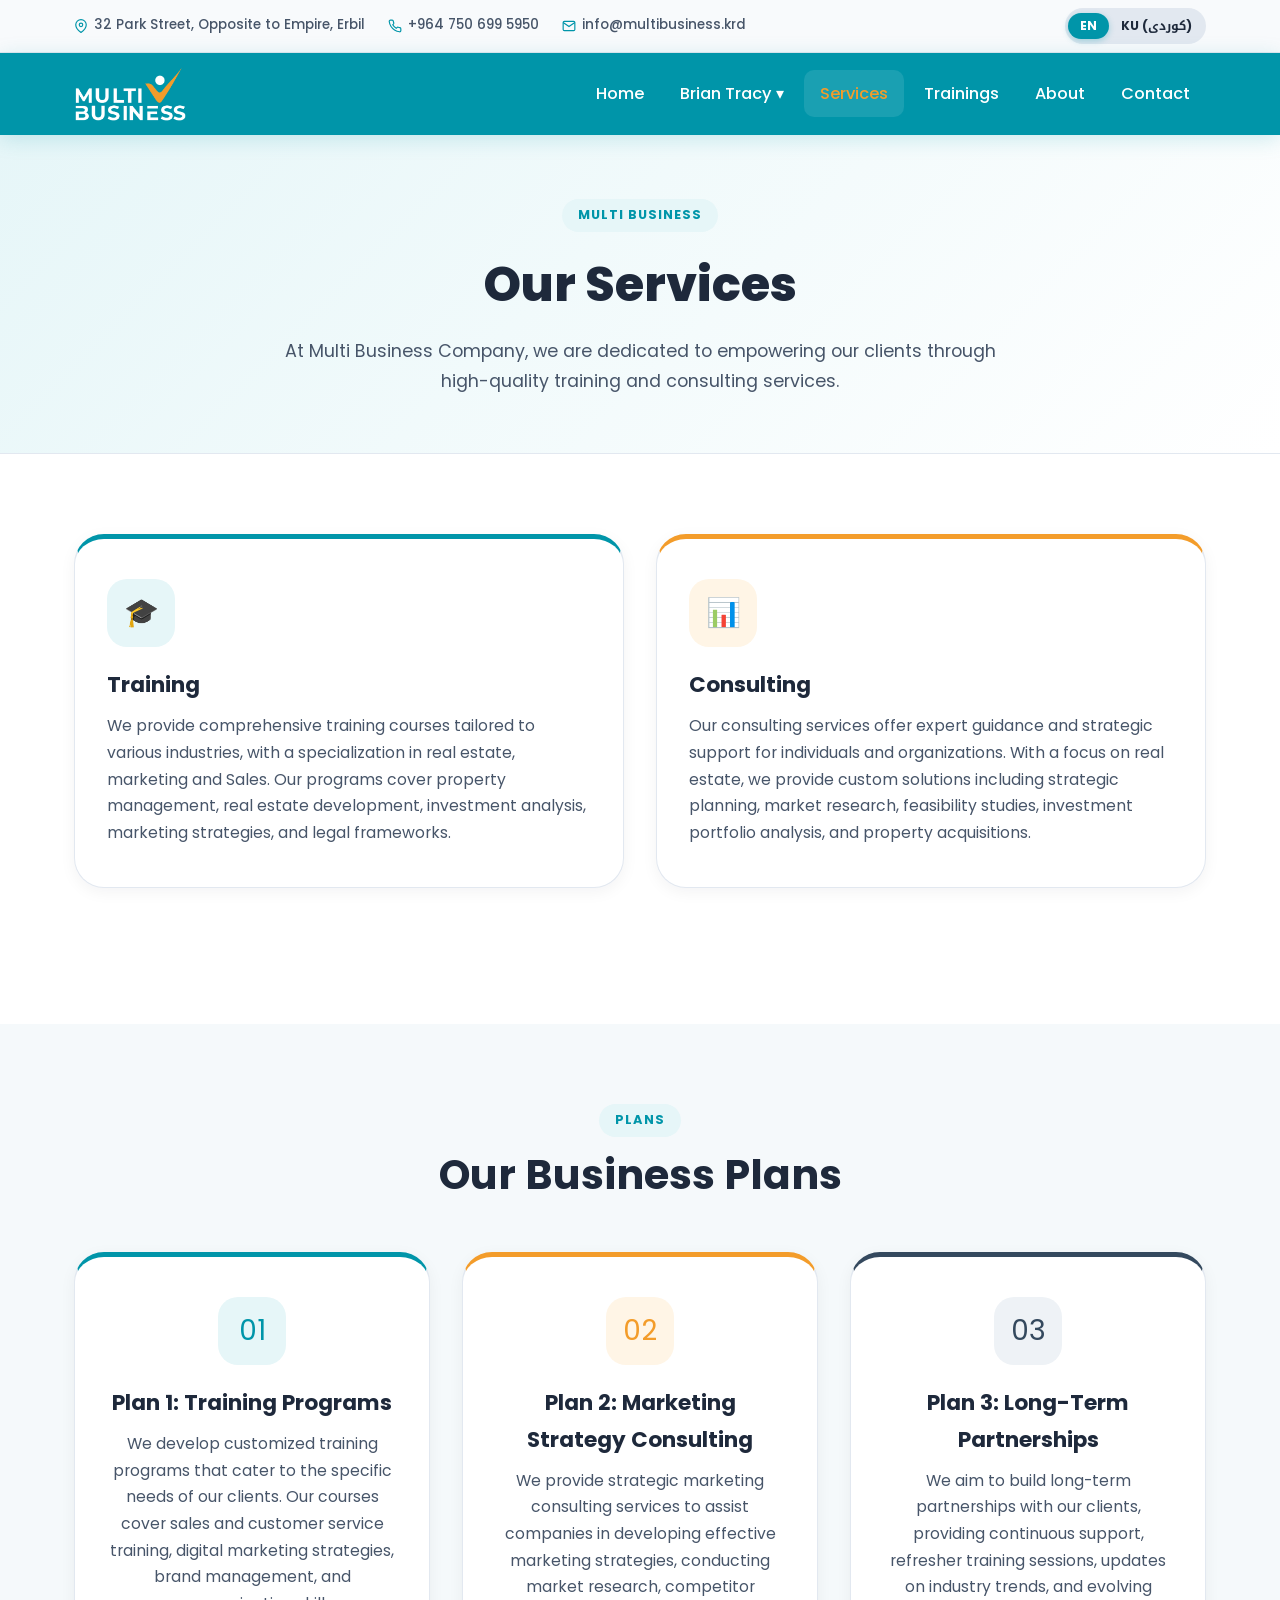
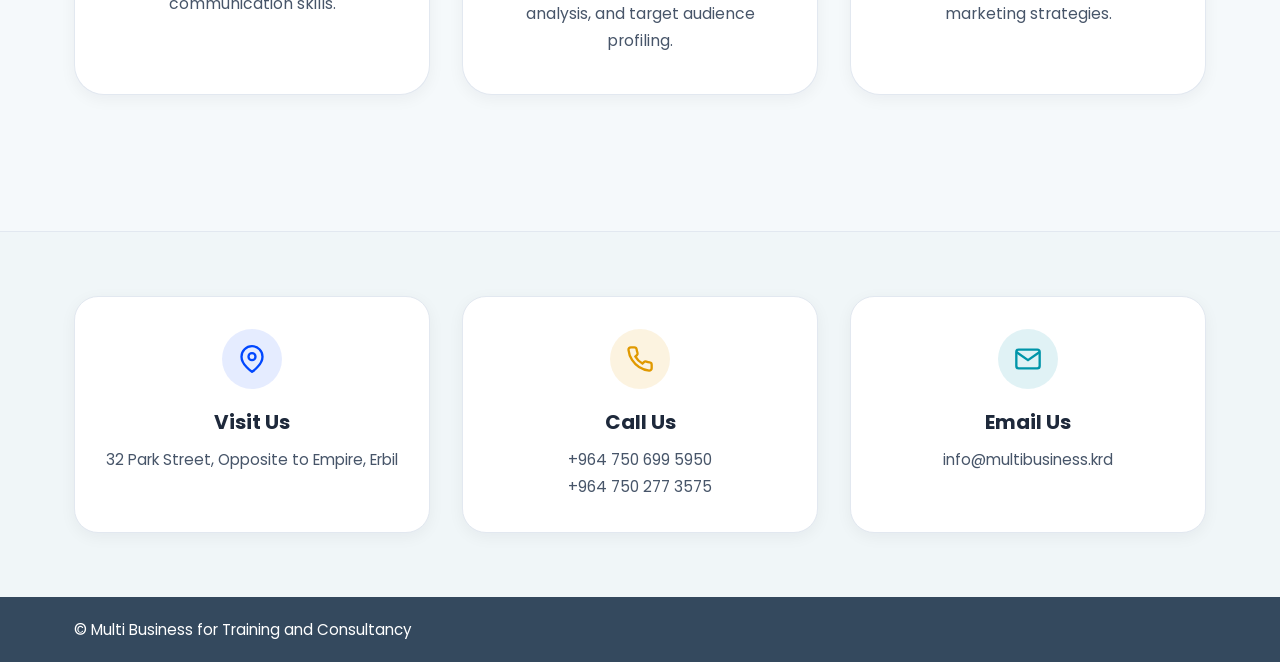
<file: services.html>
<!DOCTYPE html>
<html lang="en" dir="ltr">
<head>
  <meta charset="UTF-8" />
  <meta name="viewport" content="width=device-width, initial-scale=1.0" />
  <title>Services &amp; Business Plans | Multi Business Erbil</title>
  <link rel="stylesheet" href="assets/css/styles.css" />
</head>
<body>

  <!-- Top Bar -->
  <div class="topbar">
    <div class="container topbar-inner">
      <div class="topbar-contact">
        <span class="topbar-item">
          <svg width="14" height="14" viewBox="0 0 24 24" fill="none" stroke="currentColor" stroke-width="2"><path d="M21 10c0 7-9 13-9 13s-9-6-9-13a9 9 0 0 1 18 0z"/><circle cx="12" cy="10" r="3"/></svg>
          <span data-cms="address">32 Park Street, Opposite to Empire, Erbil</span>
        </span>
        <a href="tel:+9647506995950" class="topbar-item">
          <svg width="14" height="14" viewBox="0 0 24 24" fill="none" stroke="currentColor" stroke-width="2"><path d="M22 16.92v3a2 2 0 0 1-2.18 2 19.79 19.79 0 0 1-8.63-3.07 19.5 19.5 0 0 1-6-6 19.79 19.79 0 0 1-3.07-8.67A2 2 0 0 1 4.11 2h3a2 2 0 0 1 2 1.72c.127.96.361 1.903.7 2.81a2 2 0 0 1-.45 2.11L8.09 9.91a16 16 0 0 0 6 6l1.27-1.27a2 2 0 0 1 2.11-.45c.907.339 1.85.573 2.81.7A2 2 0 0 1 22 16.92z"/></svg>
          <span data-cms="phone1">+964 750 699 5950</span>
        </a>
        <a href="mailto:info@multibusiness.krd" class="topbar-item">
          <svg width="14" height="14" viewBox="0 0 24 24" fill="none" stroke="currentColor" stroke-width="2"><path d="M4 4h16c1.1 0 2 .9 2 2v12c0 1.1-.9 2-2 2H4c-1.1 0-2-.9-2-2V6c0-1.1.9-2 2-2z"/><polyline points="22,6 12,13 2,6"/></svg>
          <span data-cms="email">info@multibusiness.krd</span>
        </a>
      </div>

      <div class="topbar-right">
        <div class="lang-switcher">
          <button type="button" class="lang-btn active" data-lang="en" onclick="setLanguage('en')">EN</button>
          <button type="button" class="lang-btn" data-lang="ku" onclick="setLanguage('ku')">KU (کوردی)</button>
        </div>
      </div>
    </div>
  </div>

  <!-- Header -->
  <header class="site-header">
    <div class="container nav-inner">
      <a href="index.html" class="brand-logo">
        <img src="assets/images/logo-white.png" alt="Multi Business Logo" />
      </a>

      <nav class="nav-links" id="mainNavLinks">
        <div class="nav-item"><a href="index.html" class="nav-link" data-i18n="nav_home">Home</a></div>
        <div class="nav-item">
          <a href="brian-tracy.html" class="nav-link" data-i18n="nav_bts">Brian Tracy ▾</a>
          <div class="dropdown-menu">
            <a href="brian-tracy.html" data-i18n="nav_about_bts">About BTS</a>
            <a href="brian-tracy.html#programs" data-i18n="nav_bts_programs">Programs</a>
          </div>
        </div>
        <div class="nav-item"><a href="services.html" class="nav-link active" data-i18n="nav_services">Services</a></div>
        <div class="nav-item"><a href="trainings.html" class="nav-link" data-i18n="nav_trainings">Trainings</a></div>
        <div class="nav-item"><a href="about.html" class="nav-link" data-i18n="nav_about">About</a></div>
        <div class="nav-item"><a href="contact.html" class="nav-link" data-i18n="nav_contact">Contact</a></div>
      </nav>

      <button type="button" class="mobile-toggle" id="mobileMenuBtn" aria-label="Menu">
        <svg width="24" height="24" viewBox="0 0 24 24" fill="none" stroke="currentColor" stroke-width="2"><line x1="3" y1="12" x2="21" y2="12"/><line x1="3" y1="6" x2="21" y2="6"/><line x1="3" y1="18" x2="21" y2="18"/></svg>
      </button>
    </div>
  </header>

  <!-- Page Hero -->
  <section class="page-hero">
    <div class="container">
      <span class="section-badge">Multi Business</span>
      <h1 data-i18n="services_title">Our Services</h1>
      <p data-i18n="services_sub">
        At Multi Business Company, we are dedicated to empowering our clients through high-quality training and consulting services.
      </p>
    </div>
  </section>

  <!-- Training & Consulting Core Services -->
  <section class="section">
    <div class="container">
      <div class="care-grid" style="grid-template-columns: repeat(auto-fit, minmax(340px, 1fr));">
        <div class="care-card card-teal" style="text-align: left;">
          <div class="care-icon" style="margin: 0 0 1.25rem;">🎓</div>
          <h3 data-i18n="srv_training_title">Training</h3>
          <p data-i18n="srv_training_desc">
            We provide comprehensive training courses tailored to various industries, with a specialization in real estate, marketing and Sales. Our programs cover property management, real estate development, investment analysis, marketing strategies, and legal frameworks.
          </p>
        </div>

        <div class="care-card card-orange" style="text-align: left;">
          <div class="care-icon" style="margin: 0 0 1.25rem;">📊</div>
          <h3 data-i18n="srv_consulting_title">Consulting</h3>
          <p data-i18n="srv_consulting_desc">
            Our consulting services offer expert guidance and strategic support for individuals and organizations. With a focus on real estate, we provide custom solutions including strategic planning, market research, feasibility studies, investment portfolio analysis, and property acquisitions.
          </p>
        </div>
      </div>
    </div>
  </section>

  <!-- Our Business Plans -->
  <section class="section section-soft">
    <div class="container">
      <div class="section-header">
        <span class="section-badge">Plans</span>
        <h2 class="section-title" data-i18n="plans_heading">Our Business Plans</h2>
      </div>

      <div class="care-grid">
        <div class="care-card card-teal">
          <div class="care-icon">01</div>
          <h3 data-i18n="plan1_title">Plan 1: Training Programs</h3>
          <p data-i18n="plan1_desc">
            We develop customized training programs that cater to the specific needs of our clients. Our courses cover sales and customer service training, digital marketing strategies, brand management, and communication skills.
          </p>
        </div>

        <div class="care-card card-orange">
          <div class="care-icon">02</div>
          <h3 data-i18n="plan2_title">Plan 2: Marketing Strategy Consulting</h3>
          <p data-i18n="plan2_desc">
            We provide strategic marketing consulting services to assist companies in developing effective marketing strategies, conducting market research, competitor analysis, and target audience profiling.
          </p>
        </div>

        <div class="care-card card-slate">
          <div class="care-icon">03</div>
          <h3 data-i18n="plan3_title">Plan 3: Long-Term Partnerships</h3>
          <p data-i18n="plan3_desc">
            We aim to build long-term partnerships with our clients, providing continuous support, refresher training sessions, updates on industry trends, and evolving marketing strategies.
          </p>
        </div>
      </div>
    </div>
  </section>

  <!-- Footer -->
  <footer class="site-footer">
    <div class="container">
      <div class="footer-blurbs">
        <div class="footer-blurb-card">
          <div class="footer-blurb-icon visit">
            <svg width="28" height="28" viewBox="0 0 24 24" fill="none" stroke="currentColor" stroke-width="2"><path d="M21 10c0 7-9 13-9 13s-9-6-9-13a9 9 0 0 1 18 0z"/><circle cx="12" cy="10" r="3"/></svg>
          </div>
          <h4 data-i18n="footer_visit">Visit Us</h4>
          <p data-cms="address">32 Park Street, Opposite to Empire, Erbil</p>
        </div>

        <div class="footer-blurb-card">
          <div class="footer-blurb-icon call">
            <svg width="28" height="28" viewBox="0 0 24 24" fill="none" stroke="currentColor" stroke-width="2"><path d="M22 16.92v3a2 2 0 0 1-2.18 2 19.79 19.79 0 0 1-8.63-3.07 19.5 19.5 0 0 1-6-6 19.79 19.79 0 0 1-3.07-8.67A2 2 0 0 1 4.11 2h3a2 2 0 0 1 2 1.72c.127.96.361 1.903.7 2.81a2 2 0 0 1-.45 2.11L8.09 9.91a16 16 0 0 0 6 6l1.27-1.27a2 2 0 0 1 2.11-.45c.907.339 1.85.573 2.81.7A2 2 0 0 1 22 16.92z"/></svg>
          </div>
          <h4 data-i18n="footer_call">Call Us</h4>
          <p><a href="tel:+9647506995950" data-cms="phone1">+964 750 699 5950</a></p>
          <p><a href="tel:+9647502773575" data-cms="phone2">+964 750 277 3575</a></p>
        </div>

        <div class="footer-blurb-card">
          <div class="footer-blurb-icon email">
            <svg width="28" height="28" viewBox="0 0 24 24" fill="none" stroke="currentColor" stroke-width="2"><path d="M4 4h16c1.1 0 2 .9 2 2v12c0 1.1-.9 2-2 2H4c-1.1 0-2-.9-2-2V6c0-1.1.9-2 2-2z"/><polyline points="22,6 12,13 2,6"/></svg>
          </div>
          <h4 data-i18n="footer_email">Email Us</h4>
          <p><a href="mailto:info@multibusiness.krd" data-cms="email">info@multibusiness.krd</a></p>
        </div>
      </div>
    </div>

    <div class="footer-bottom-bar">
      <div class="container footer-bottom-inner">
        <h4 style="font-weight: 400; font-size: 0.95rem;" data-i18n="footer_copy">
          © Multi Business for Training and Consultancy
        </h4>
      </div>
    </div>
  </footer>

  <script src="assets/js/app.js"></script>
</body>
</html>
</file>
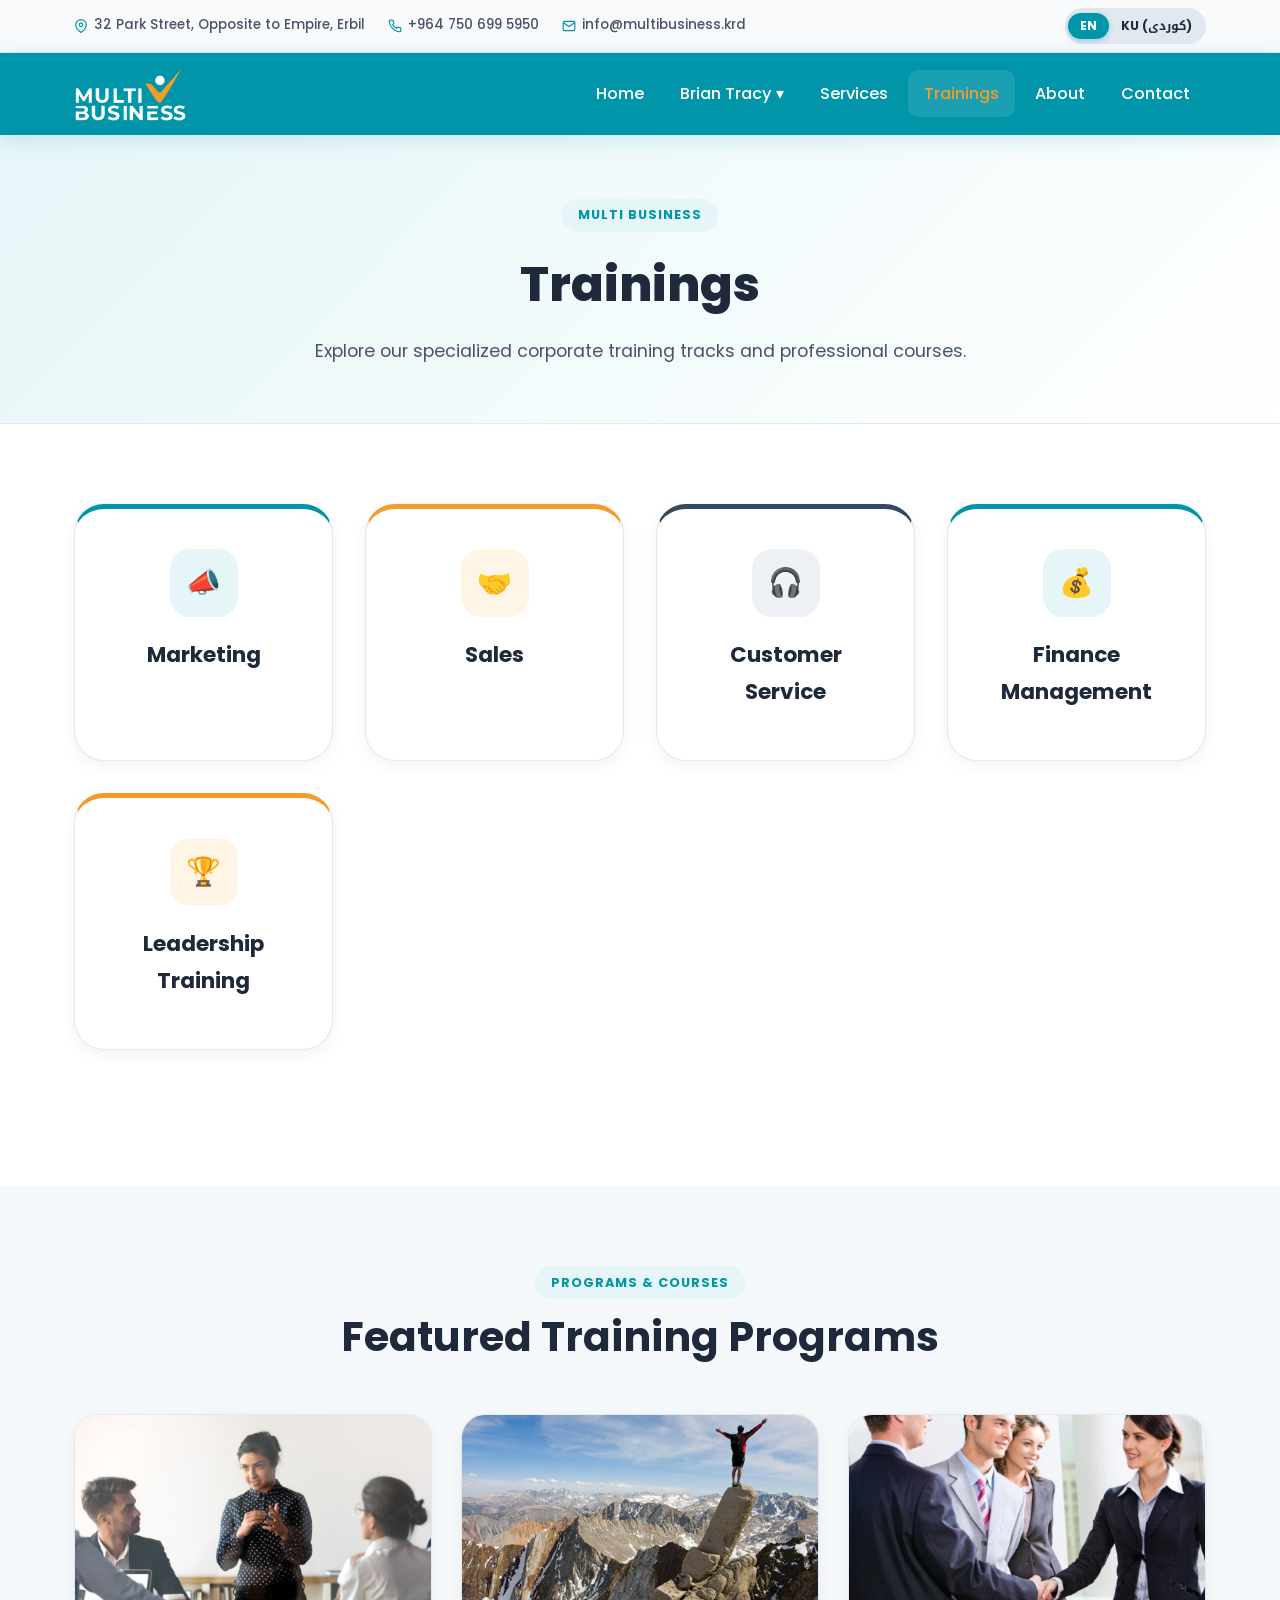
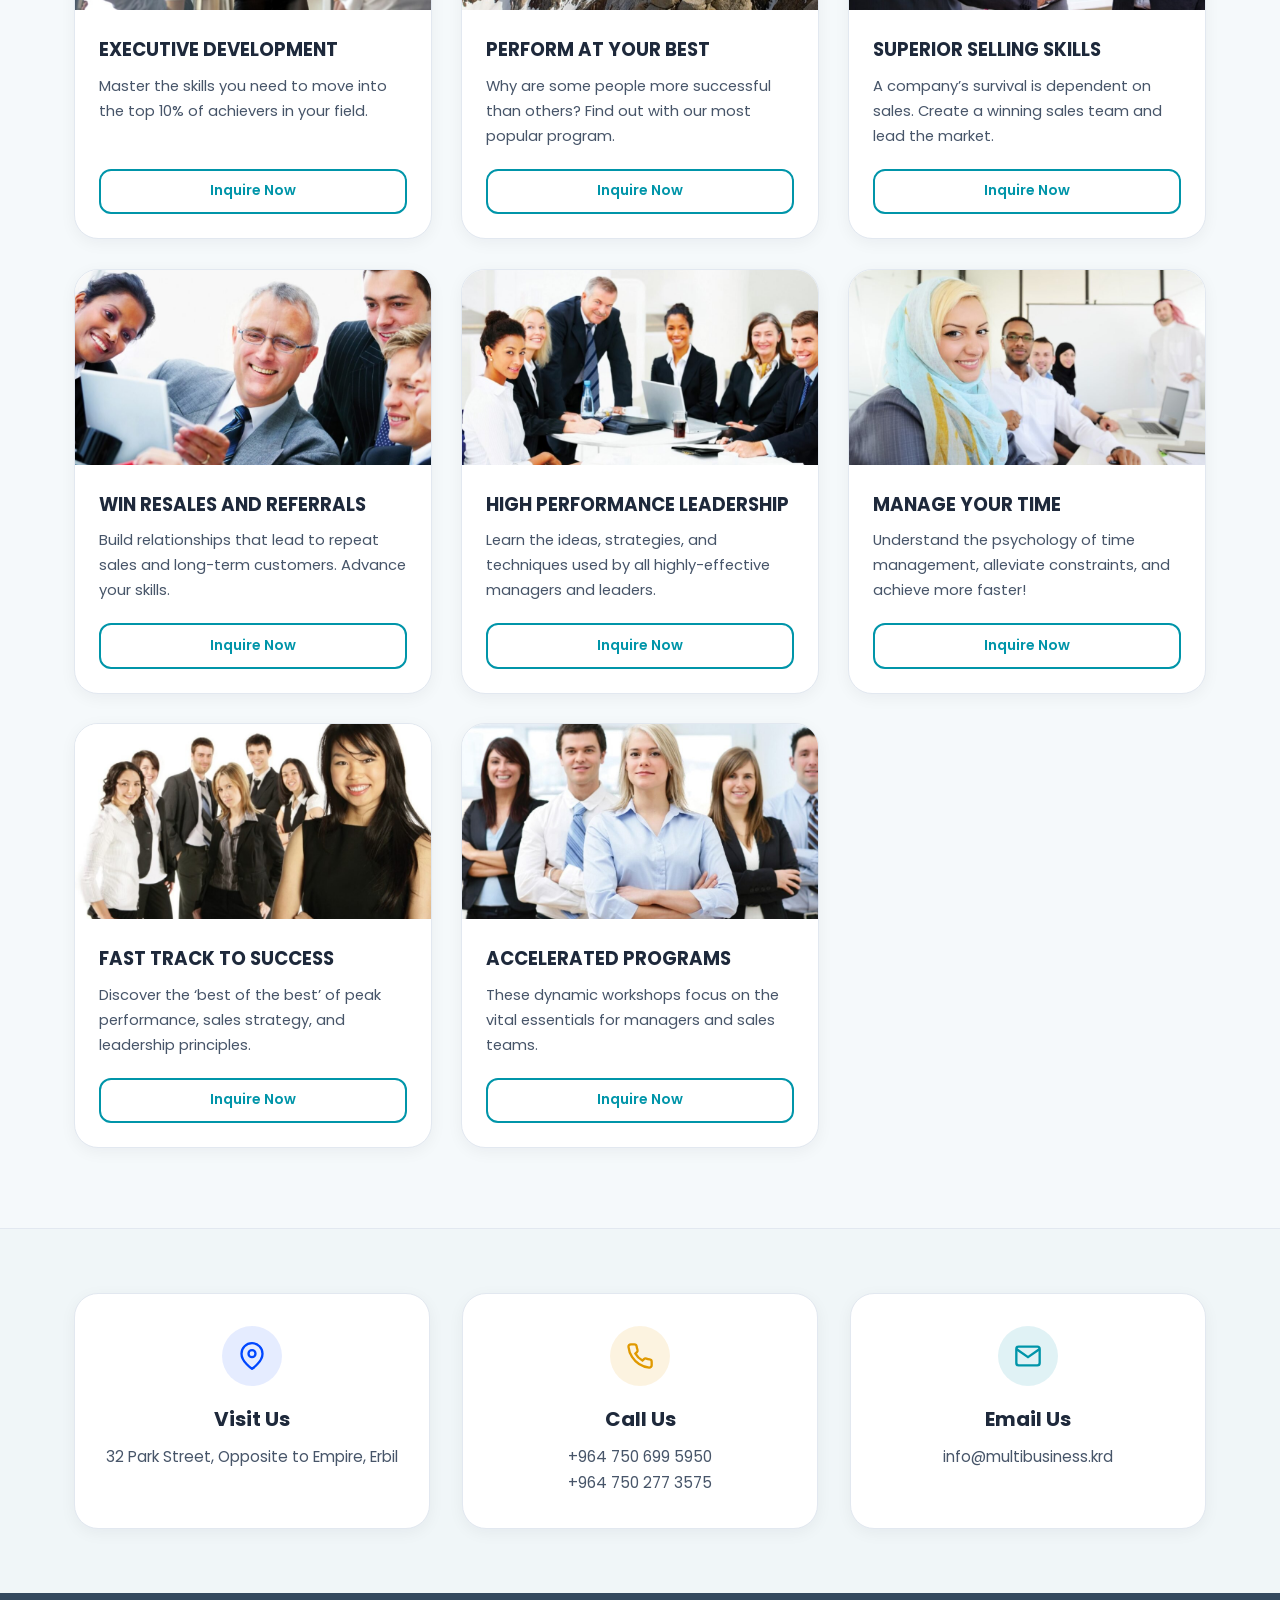
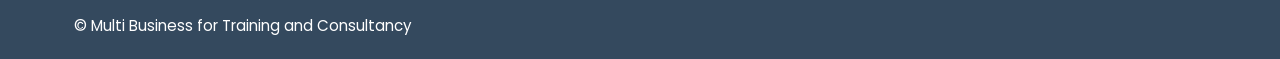
<file: trainings.html>
<!DOCTYPE html>
<html lang="en" dir="ltr">
<head>
  <meta charset="UTF-8" />
  <meta name="viewport" content="width=device-width, initial-scale=1.0" />
  <title>Trainings | Multi Business Erbil</title>
  <link rel="stylesheet" href="assets/css/styles.css" />
</head>
<body>

  <!-- Top Bar -->
  <div class="topbar">
    <div class="container topbar-inner">
      <div class="topbar-contact">
        <span class="topbar-item">
          <svg width="14" height="14" viewBox="0 0 24 24" fill="none" stroke="currentColor" stroke-width="2"><path d="M21 10c0 7-9 13-9 13s-9-6-9-13a9 9 0 0 1 18 0z"/><circle cx="12" cy="10" r="3"/></svg>
          <span data-cms="address">32 Park Street, Opposite to Empire, Erbil</span>
        </span>
        <a href="tel:+9647506995950" class="topbar-item">
          <svg width="14" height="14" viewBox="0 0 24 24" fill="none" stroke="currentColor" stroke-width="2"><path d="M22 16.92v3a2 2 0 0 1-2.18 2 19.79 19.79 0 0 1-8.63-3.07 19.5 19.5 0 0 1-6-6 19.79 19.79 0 0 1-3.07-8.67A2 2 0 0 1 4.11 2h3a2 2 0 0 1 2 1.72c.127.96.361 1.903.7 2.81a2 2 0 0 1-.45 2.11L8.09 9.91a16 16 0 0 0 6 6l1.27-1.27a2 2 0 0 1 2.11-.45c.907.339 1.85.573 2.81.7A2 2 0 0 1 22 16.92z"/></svg>
          <span data-cms="phone1">+964 750 699 5950</span>
        </a>
        <a href="mailto:info@multibusiness.krd" class="topbar-item">
          <svg width="14" height="14" viewBox="0 0 24 24" fill="none" stroke="currentColor" stroke-width="2"><path d="M4 4h16c1.1 0 2 .9 2 2v12c0 1.1-.9 2-2 2H4c-1.1 0-2-.9-2-2V6c0-1.1.9-2 2-2z"/><polyline points="22,6 12,13 2,6"/></svg>
          <span data-cms="email">info@multibusiness.krd</span>
        </a>
      </div>

      <div class="topbar-right">
        <div class="lang-switcher">
          <button type="button" class="lang-btn active" data-lang="en" onclick="setLanguage('en')">EN</button>
          <button type="button" class="lang-btn" data-lang="ku" onclick="setLanguage('ku')">KU (کوردی)</button>
        </div>
      </div>
    </div>
  </div>

  <!-- Header -->
  <header class="site-header">
    <div class="container nav-inner">
      <a href="index.html" class="brand-logo">
        <img src="assets/images/logo-white.png" alt="Multi Business Logo" />
      </a>

      <nav class="nav-links" id="mainNavLinks">
        <div class="nav-item"><a href="index.html" class="nav-link" data-i18n="nav_home">Home</a></div>
        <div class="nav-item">
          <a href="brian-tracy.html" class="nav-link" data-i18n="nav_bts">Brian Tracy ▾</a>
          <div class="dropdown-menu">
            <a href="brian-tracy.html" data-i18n="nav_about_bts">About BTS</a>
            <a href="brian-tracy.html#programs" data-i18n="nav_bts_programs">Programs</a>
          </div>
        </div>
        <div class="nav-item"><a href="services.html" class="nav-link" data-i18n="nav_services">Services</a></div>
        <div class="nav-item"><a href="trainings.html" class="nav-link active" data-i18n="nav_trainings">Trainings</a></div>
        <div class="nav-item"><a href="about.html" class="nav-link" data-i18n="nav_about">About</a></div>
        <div class="nav-item"><a href="contact.html" class="nav-link" data-i18n="nav_contact">Contact</a></div>
      </nav>

      <button type="button" class="mobile-toggle" id="mobileMenuBtn" aria-label="Menu">
        <svg width="24" height="24" viewBox="0 0 24 24" fill="none" stroke="currentColor" stroke-width="2"><line x1="3" y1="12" x2="21" y2="12"/><line x1="3" y1="6" x2="21" y2="6"/><line x1="3" y1="18" x2="21" y2="18"/></svg>
      </button>
    </div>
  </header>

  <!-- Page Hero -->
  <section class="page-hero">
    <div class="container">
      <span class="section-badge">Multi Business</span>
      <h1 data-i18n="trainings_title">Trainings</h1>
      <p data-i18n="trainings_sub">
        Explore our specialized corporate training tracks and professional courses.
      </p>
    </div>
  </section>

  <!-- 5 Original Training Tracks -->
  <section class="section">
    <div class="container">
      <div class="care-grid" style="grid-template-columns: repeat(auto-fit, minmax(210px, 1fr));">
        <div class="care-card card-teal">
          <div class="care-icon">📣</div>
          <h3 data-i18n="tr_1">Marketing</h3>
        </div>
        <div class="care-card card-orange">
          <div class="care-icon">🤝</div>
          <h3 data-i18n="tr_2">Sales</h3>
        </div>
        <div class="care-card card-slate">
          <div class="care-icon">🎧</div>
          <h3 data-i18n="tr_3">Customer Service</h3>
        </div>
        <div class="care-card card-teal">
          <div class="care-icon">💰</div>
          <h3 data-i18n="tr_4">Finance Management</h3>
        </div>
        <div class="care-card card-orange">
          <div class="care-icon">🏆</div>
          <h3 data-i18n="tr_5">Leadership Training</h3>
        </div>
      </div>
    </div>
  </section>

  <!-- Dynamic Programs & Activities -->
  <section class="section section-soft">
    <div class="container">
      <div class="section-header">
        <span class="section-badge">Programs &amp; Courses</span>
        <h2 class="section-title">Featured Training Programs</h2>
      </div>
      <div class="programs-grid" id="programsGrid"></div>
    </div>
  </section>

  <!-- Footer -->
  <footer class="site-footer">
    <div class="container">
      <div class="footer-blurbs">
        <div class="footer-blurb-card">
          <div class="footer-blurb-icon visit">
            <svg width="28" height="28" viewBox="0 0 24 24" fill="none" stroke="currentColor" stroke-width="2"><path d="M21 10c0 7-9 13-9 13s-9-6-9-13a9 9 0 0 1 18 0z"/><circle cx="12" cy="10" r="3"/></svg>
          </div>
          <h4 data-i18n="footer_visit">Visit Us</h4>
          <p data-cms="address">32 Park Street, Opposite to Empire, Erbil</p>
        </div>

        <div class="footer-blurb-card">
          <div class="footer-blurb-icon call">
            <svg width="28" height="28" viewBox="0 0 24 24" fill="none" stroke="currentColor" stroke-width="2"><path d="M22 16.92v3a2 2 0 0 1-2.18 2 19.79 19.79 0 0 1-8.63-3.07 19.5 19.5 0 0 1-6-6 19.79 19.79 0 0 1-3.07-8.67A2 2 0 0 1 4.11 2h3a2 2 0 0 1 2 1.72c.127.96.361 1.903.7 2.81a2 2 0 0 1-.45 2.11L8.09 9.91a16 16 0 0 0 6 6l1.27-1.27a2 2 0 0 1 2.11-.45c.907.339 1.85.573 2.81.7A2 2 0 0 1 22 16.92z"/></svg>
          </div>
          <h4 data-i18n="footer_call">Call Us</h4>
          <p><a href="tel:+9647506995950" data-cms="phone1">+964 750 699 5950</a></p>
          <p><a href="tel:+9647502773575" data-cms="phone2">+964 750 277 3575</a></p>
        </div>

        <div class="footer-blurb-card">
          <div class="footer-blurb-icon email">
            <svg width="28" height="28" viewBox="0 0 24 24" fill="none" stroke="currentColor" stroke-width="2"><path d="M4 4h16c1.1 0 2 .9 2 2v12c0 1.1-.9 2-2 2H4c-1.1 0-2-.9-2-2V6c0-1.1.9-2 2-2z"/><polyline points="22,6 12,13 2,6"/></svg>
          </div>
          <h4 data-i18n="footer_email">Email Us</h4>
          <p><a href="mailto:info@multibusiness.krd" data-cms="email">info@multibusiness.krd</a></p>
        </div>
      </div>
    </div>

    <div class="footer-bottom-bar">
      <div class="container footer-bottom-inner">
        <h4 style="font-weight: 400; font-size: 0.95rem;" data-i18n="footer_copy">
          © Multi Business for Training and Consultancy
        </h4>
      </div>
    </div>
  </footer>

  <script src="assets/js/app.js"></script>
</body>
</html>
</file>
<file: assets/css/styles.css>
@import url('https://fonts.googleapis.com/css2?family=Poppins:wght@300;400;500;600;700;800&family=Noto+Kufi+Arabic:wght@400;500;600;700&display=swap');

:root {
  /* Original Multi Business Brand Colors (Light Theme) */
  --brand-teal: #0095A9;
  --brand-teal-dark: #007788;
  --brand-teal-light: #e6f6f8;
  --brand-orange: #F39C2A;
  --brand-orange-dark: #d98214;
  --brand-orange-light: #fff5e6;
  --brand-slate: #34495E;
  --brand-blue-muted: #70a4bb;

  /* Light Theme Surfaces */
  --bg-body: #ffffff;
  --bg-soft: #f5f9fb;
  --bg-card: #ffffff;
  --bg-footer-top: #f0f6f8;
  --bg-footer-bottom: #34495E;

  /* Typography Colors */
  --text-heading: #1e293b;
  --text-body: #475569;
  --text-muted: #64748b;
  --text-white: #ffffff;

  /* Borders & Shadows */
  --border-color: #e2e8f0;
  --border-teal: rgba(0, 149, 169, 0.25);
  --shadow-sm: 0 4px 16px rgba(15, 23, 42, 0.05);
  --shadow-md: 0 12px 32px rgba(0, 149, 169, 0.1);
  --shadow-lg: 0 20px 45px rgba(15, 23, 42, 0.12);

  /* Radii (Matching original 30px rounded cards & 16px buttons) */
  --radius-btn: 16px;
  --radius-card: 26px;
  --radius-sm: 10px;

  --font-main: 'Poppins', 'Noto Kufi Arabic', sans-serif;
  --font-ar: 'Noto Kufi Arabic', 'Poppins', sans-serif;
  --transition: all 0.3s ease;
  --container-width: 1180px;
}

*, *::before, *::after {
  box-sizing: border-box;
  margin: 0;
  padding: 0;
}

html {
  scroll-behavior: smooth;
  font-size: 16px;
}

body {
  font-family: var(--font-main);
  background-color: var(--bg-body);
  color: var(--text-body);
  line-height: 1.7;
  overflow-x: hidden;
  -webkit-font-smoothing: antialiased;
}

html[dir="rtl"] body {
  font-family: var(--font-ar);
}

a {
  color: inherit;
  text-decoration: none;
  transition: var(--transition);
}

img {
  max-width: 100%;
  height: auto;
  display: block;
}

ul {
  list-style: none;
}

button, input, select, textarea {
  font-family: inherit;
  font-size: inherit;
  border: none;
  outline: none;
  background: none;
}

button {
  cursor: pointer;
}

.container {
  width: 100%;
  max-width: var(--container-width);
  margin: 0 auto;
  padding: 0 1.5rem;
}

/* Top Bar (Light & Clean) */
.topbar {
  background: #f8fafc;
  border-bottom: 1px solid var(--border-color);
  color: var(--text-body);
  font-size: 0.84rem;
  padding: 0.5rem 0;
}

.topbar-inner {
  display: flex;
  align-items: center;
  justify-content: space-between;
  flex-wrap: wrap;
  gap: 0.75rem;
}

.topbar-contact {
  display: flex;
  align-items: center;
  gap: 1.4rem;
  flex-wrap: wrap;
}

.topbar-item {
  display: inline-flex;
  align-items: center;
  gap: 0.4rem;
  color: var(--text-body);
  font-weight: 500;
}

.topbar-item svg {
  color: var(--brand-teal);
}

.topbar-item:hover {
  color: var(--brand-teal);
}

.topbar-right {
  display: flex;
  align-items: center;
  gap: 0.85rem;
}

.admin-top-link {
  display: inline-flex;
  align-items: center;
  gap: 0.35rem;
  font-size: 0.78rem;
  font-weight: 600;
  color: var(--brand-slate);
  background: #e2e8f0;
  padding: 0.28rem 0.75rem;
  border-radius: 999px;
}

.admin-top-link:hover {
  background: var(--brand-orange);
  color: #fff;
}

/* Language Switcher (EN / KU Only) */
.lang-switcher {
  display: inline-flex;
  align-items: center;
  background: #e2e8f0;
  border-radius: 999px;
  padding: 0.15rem;
}

.lang-btn {
  color: var(--text-heading);
  font-size: 0.76rem;
  font-weight: 700;
  padding: 0.25rem 0.75rem;
  border-radius: 999px;
  transition: var(--transition);
}

.lang-btn.active {
  background: var(--brand-teal);
  color: #ffffff;
  box-shadow: 0 2px 6px rgba(0, 149, 169, 0.3);
}

/* Main Header (Faithful to #0095A9 Original Header) */
.site-header {
  position: sticky;
  top: 0;
  z-index: 1000;
  background-color: var(--brand-teal);
  box-shadow: 0 4px 20px rgba(0, 149, 169, 0.18);
  transition: var(--transition);
}

.nav-inner {
  display: flex;
  align-items: center;
  justify-content: space-between;
  min-height: 82px;
  gap: 1.5rem;
}

.brand-logo {
  display: inline-flex;
  align-items: center;
  gap: 0.75rem;
}

.brand-logo img {
  height: 54px;
  width: auto;
}

.nav-links {
  display: flex;
  align-items: center;
  gap: 0.25rem;
}

.nav-item {
  position: relative;
}

.nav-link {
  display: inline-flex;
  align-items: center;
  gap: 0.35rem;
  color: #ffffff;
  font-size: 1.02rem;
  font-weight: 500;
  padding: 0.6rem 1rem;
  border-radius: 10px;
  transition: var(--transition);
}

.nav-link:hover,
.nav-link.active {
  color: var(--brand-orange);
  background: rgba(255, 255, 255, 0.1);
}

/* Dropdown Menu (Brian Tracy -> About BTS, Programs) */
.dropdown-menu {
  position: absolute;
  top: 100%;
  left: 0;
  min-width: 210px;
  background: var(--brand-slate);
  border-top: 3px solid var(--brand-orange);
  border-radius: 0 0 12px 12px;
  box-shadow: var(--shadow-lg);
  padding: 0.5rem 0;
  opacity: 0;
  visibility: hidden;
  transform: translateY(10px);
  transition: var(--transition);
  z-index: 1100;
}

html[dir="rtl"] .dropdown-menu {
  left: auto;
  right: 0;
}

.nav-item:hover .dropdown-menu {
  opacity: 1;
  visibility: visible;
  transform: translateY(0);
}

.dropdown-menu a {
  display: block;
  padding: 0.65rem 1.25rem;
  color: #ffffff;
  font-size: 0.92rem;
  font-weight: 400;
}

.dropdown-menu a:hover {
  background: rgba(255, 255, 255, 0.08);
  color: var(--brand-orange);
}

.mobile-toggle {
  display: none;
  color: #ffffff;
  padding: 0.5rem;
  border-radius: 8px;
  border: 1px solid rgba(255, 255, 255, 0.3);
}

/* Buttons (Original style: #0095A9 & #F39C2A, 16px border radius) */
.btn {
  display: inline-flex;
  align-items: center;
  justify-content: center;
  gap: 0.55rem;
  padding: 0.8rem 1.75rem;
  border-radius: var(--radius-btn);
  font-weight: 600;
  font-size: 1rem;
  transition: var(--transition);
  cursor: pointer;
}

.btn-teal {
  background-color: var(--brand-teal);
  color: #ffffff;
  box-shadow: 0 8px 20px rgba(0, 149, 169, 0.28);
}

.btn-teal:hover {
  background-color: var(--brand-teal-dark);
  transform: translateY(-2px);
}

.btn-orange {
  background-color: var(--brand-orange);
  color: #ffffff;
  box-shadow: 0 8px 20px rgba(243, 156, 42, 0.3);
}

.btn-orange:hover {
  background-color: var(--brand-orange-dark);
  transform: translateY(-2px);
}

.btn-outline {
  border: 2px solid var(--brand-teal);
  color: var(--brand-teal);
  background: transparent;
}

.btn-outline:hover {
  background: var(--brand-teal);
  color: #ffffff;
}

.btn-sm {
  padding: 0.55rem 1.15rem;
  font-size: 0.88rem;
  border-radius: 12px;
}

/* Fullwidth Hero Slider (Original 3-Slide Hero Structure) */
.hero-slider {
  position: relative;
  width: 100%;
  height: 580px;
  overflow: hidden;
  background: var(--bg-soft);
}

.slides-wrapper {
  position: relative;
  width: 100%;
  height: 100%;
}

.hero-slide {
  position: absolute;
  inset: 0;
  background-size: cover;
  background-position: center;
  display: flex;
  align-items: center;
  justify-content: center;
  text-align: center;
  opacity: 0;
  visibility: hidden;
  transition: opacity 0.7s ease, visibility 0.7s ease;
}

.hero-slide.active {
  opacity: 1;
  visibility: visible;
  z-index: 2;
}

.hero-slide-overlay {
  position: absolute;
  inset: 0;
  background: linear-gradient(
    180deg,
    rgba(7, 33, 48, 0.45) 0%,
    rgba(0, 149, 169, 0.38) 100%
  );
}

.hero-slide-content {
  position: relative;
  z-index: 3;
  max-width: 860px;
  padding: 2rem 1.5rem;
  color: #ffffff;
  animation: fadeUp 0.6s ease;
}

@keyframes fadeUp {
  from {
    opacity: 0;
    transform: translateY(18px);
  }
  to {
    opacity: 1;
    transform: translateY(0);
  }
}

.hero-slide-title {
  font-size: clamp(2.6rem, 5.5vw, 4.75rem);
  font-weight: 700;
  line-height: 1.15;
  margin-bottom: 0.75rem;
  text-shadow: 0 4px 18px rgba(0, 0, 0, 0.28);
}

.hero-slide-subtitle {
  font-size: clamp(1.2rem, 2.2vw, 1.75rem);
  font-weight: 300;
  margin-bottom: 1.85rem;
  color: #f8fafc;
  text-shadow: 0 2px 10px rgba(0, 0, 0, 0.25);
}

.slider-arrow {
  position: absolute;
  top: 50%;
  transform: translateY(-50%);
  z-index: 10;
  width: 48px;
  height: 48px;
  border-radius: 50%;
  background: rgba(255, 255, 255, 0.85);
  color: var(--brand-teal);
  display: flex;
  align-items: center;
  justify-content: center;
  box-shadow: var(--shadow-md);
  transition: var(--transition);
}

.slider-arrow:hover {
  background: var(--brand-teal);
  color: #ffffff;
}

.slider-arrow.prev {
  left: 1.5rem;
}

.slider-arrow.next {
  right: 1.5rem;
}

.slider-dots {
  position: absolute;
  bottom: 1.5rem;
  left: 50%;
  transform: translateX(-50%);
  z-index: 10;
  display: flex;
  gap: 0.6rem;
}

.slider-dot {
  width: 12px;
  height: 12px;
  border-radius: 50%;
  background: rgba(255, 255, 255, 0.55);
  border: 2px solid #ffffff;
  transition: var(--transition);
}

.slider-dot.active {
  background: var(--brand-orange);
  border-color: var(--brand-orange);
  transform: scale(1.2);
}

/* Sections (Light Theme) */
.section {
  padding: 5rem 0;
  background-color: var(--bg-body);
}

.section-soft {
  background-color: var(--bg-soft);
}

.section-header {
  text-align: center;
  max-width: 760px;
  margin: 0 auto 3.25rem;
}

.section-badge {
  display: inline-block;
  background: var(--brand-teal-light);
  color: var(--brand-teal);
  font-size: 0.8rem;
  font-weight: 700;
  text-transform: uppercase;
  letter-spacing: 0.08em;
  padding: 0.35rem 1rem;
  border-radius: 999px;
  margin-bottom: 0.75rem;
}

.section-title {
  font-size: clamp(1.85rem, 3.2vw, 2.6rem);
  font-weight: 700;
  color: var(--text-heading);
  line-height: 1.25;
  margin-bottom: 0.75rem;
}

.section-subtitle {
  color: var(--text-muted);
  font-size: 1.05rem;
}

/* "We care about your business" 3 Rounded Blurb Cards (Faithful to Original) */
.care-grid {
  display: grid;
  grid-template-columns: repeat(3, 1fr);
  gap: 2rem;
  margin-bottom: 3.5rem;
}

.care-card {
  border-radius: 30px;
  padding: 2.5rem 2rem;
  text-align: center;
  background: var(--bg-card);
  border: 1px solid var(--border-color);
  box-shadow: var(--shadow-sm);
  transition: var(--transition);
  position: relative;
  overflow: hidden;
}

.care-card:hover {
  transform: translateY(-6px);
  box-shadow: var(--shadow-md);
  border-color: var(--brand-teal);
}

.care-card.card-teal {
  border-top: 5px solid var(--brand-teal);
}

.care-card.card-orange {
  border-top: 5px solid var(--brand-orange);
}

.care-card.card-slate {
  border-top: 5px solid var(--brand-slate);
}

.care-icon {
  width: 68px;
  height: 68px;
  border-radius: 20px;
  margin: 0 auto 1.25rem;
  display: flex;
  align-items: center;
  justify-content: center;
  font-size: 1.75rem;
}

.card-teal .care-icon {
  background: var(--brand-teal-light);
  color: var(--brand-teal);
}

.card-orange .care-icon {
  background: var(--brand-orange-light);
  color: var(--brand-orange);
}

.card-slate .care-icon {
  background: #eef2f6;
  color: var(--brand-slate);
}

.care-card h3 {
  font-size: 1.35rem;
  font-weight: 700;
  color: var(--text-heading);
  margin-bottom: 0.6rem;
}

.care-card p {
  color: var(--text-body);
  font-size: 0.98rem;
}

/* Video Box (Brian Tracy YouTube Video with Overlay) */
.video-showcase {
  max-width: 960px;
  margin: 0 auto;
  border-radius: 30px;
  overflow: hidden;
  box-shadow: var(--shadow-lg);
  border: 4px solid #ffffff;
  background: #000;
  position: relative;
  aspect-ratio: 16 / 9;
}

.video-showcase iframe {
  width: 100%;
  height: 100%;
  border: 0;
}

.video-overlay {
  position: absolute;
  inset: 0;
  background-size: cover;
  background-position: center;
  display: flex;
  align-items: center;
  justify-content: center;
  cursor: pointer;
  z-index: 2;
  transition: var(--transition);
}

.video-overlay::before {
  content: "";
  position: absolute;
  inset: 0;
  background: rgba(7, 33, 48, 0.35);
  transition: var(--transition);
}

.video-overlay:hover::before {
  background: rgba(7, 33, 48, 0.2);
}

.video-play-btn {
  position: relative;
  z-index: 3;
  width: 84px;
  height: 84px;
  border-radius: 50%;
  background: var(--brand-orange);
  color: #ffffff;
  display: flex;
  align-items: center;
  justify-content: center;
  box-shadow: 0 12px 30px rgba(243, 156, 42, 0.5);
  transition: var(--transition);
}

.video-overlay:hover .video-play-btn {
  transform: scale(1.1);
  background: var(--brand-teal);
}

/* Quote Banner (Light Illustration Background + Crisp Quote) */
.quote-section {
  position: relative;
  padding: 5.5rem 0;
  background-color: var(--brand-teal-light);
  background-image: url('../images/non-profit-illustration.png');
  background-size: cover;
  background-position: center;
  text-align: center;
  border-top: 1px solid var(--border-teal);
  border-bottom: 1px solid var(--border-teal);
}

.quote-overlay {
  position: absolute;
  inset: 0;
  background: rgba(255, 255, 255, 0.88);
}

.quote-inner {
  position: relative;
  z-index: 2;
  max-width: 820px;
  margin: 0 auto;
}

.quote-inner h2 {
  font-size: clamp(1.6rem, 3vw, 2.35rem);
  font-weight: 700;
  color: var(--brand-slate);
  line-height: 1.4;
  margin-bottom: 1rem;
}

.quote-inner p {
  font-size: 1.25rem;
  font-weight: 700;
  color: var(--brand-orange);
}

/* Activities / News Grid (30px Rounded Images & Clean Light Cards) */
.activities-grid {
  display: grid;
  grid-template-columns: repeat(auto-fill, minmax(320px, 1fr));
  gap: 2.25rem;
}

.activity-card {
  background: var(--bg-card);
  border-radius: 30px;
  border: 1px solid var(--border-color);
  overflow: hidden;
  box-shadow: var(--shadow-sm);
  transition: var(--transition);
  display: flex;
  flex-direction: column;
}

.activity-card:hover {
  transform: translateY(-6px);
  box-shadow: var(--shadow-md);
  border-color: var(--brand-teal);
}

.activity-img-wrap {
  height: 240px;
  overflow: hidden;
  position: relative;
  background: #e2e8f0;
}

.activity-img-wrap img {
  width: 100%;
  height: 100%;
  object-fit: cover;
  transition: transform 0.5s ease;
}

.activity-card:hover .activity-img-wrap img {
  transform: scale(1.05);
}

.activity-badge {
  position: absolute;
  top: 1rem;
  left: 1rem;
  background: var(--brand-teal);
  color: #ffffff;
  font-size: 0.75rem;
  font-weight: 600;
  padding: 0.3rem 0.85rem;
  border-radius: 999px;
}

.activity-body {
  padding: 1.75rem;
  text-align: center;
  flex: 1;
  display: flex;
  flex-direction: column;
}

.activity-body h4 {
  font-size: 1.25rem;
  font-weight: 700;
  color: var(--text-heading);
  margin-bottom: 0.65rem;
}

.activity-body p {
  color: var(--text-body);
  font-size: 0.96rem;
  flex: 1;
}

/* "Either you run the day or the day runs you..." Banner */
.run-day-banner {
  background: linear-gradient(135deg, var(--brand-teal) 0%, var(--brand-slate) 100%);
  color: #ffffff;
  text-align: center;
  padding: 3.5rem 1.5rem;
}

.run-day-banner h2 {
  font-size: clamp(1.6rem, 3vw, 2.4rem);
  font-weight: 700;
}

/* Programs / Trainings Cards (Light Theme) */
.filter-tabs {
  display: flex;
  justify-content: center;
  flex-wrap: wrap;
  gap: 0.6rem;
  margin-bottom: 2.5rem;
}

.filter-btn {
  padding: 0.6rem 1.35rem;
  border-radius: 999px;
  font-weight: 600;
  font-size: 0.9rem;
  background: #ffffff;
  color: var(--text-body);
  border: 1px solid var(--border-color);
  transition: var(--transition);
}

.filter-btn.active,
.filter-btn:hover {
  background: var(--brand-teal);
  color: #ffffff;
  border-color: var(--brand-teal);
}

.programs-grid {
  display: grid;
  grid-template-columns: repeat(auto-fill, minmax(270px, 1fr));
  gap: 1.85rem;
}

.program-card {
  background: #ffffff;
  border-radius: 24px;
  border: 1px solid var(--border-color);
  overflow: hidden;
  box-shadow: var(--shadow-sm);
  transition: var(--transition);
  display: flex;
  flex-direction: column;
}

.program-card:hover {
  transform: translateY(-6px);
  box-shadow: var(--shadow-md);
  border-color: var(--brand-teal);
}

.program-card img {
  width: 100%;
  height: 195px;
  object-fit: cover;
}

.program-card-body {
  padding: 1.5rem;
  display: flex;
  flex-direction: column;
  flex: 1;
}

.program-card-body h3 {
  font-size: 1.15rem;
  font-weight: 700;
  color: var(--text-heading);
  margin-bottom: 0.5rem;
}

.program-card-body p {
  font-size: 0.92rem;
  color: var(--text-body);
  margin-bottom: 1.25rem;
  flex: 1;
}

/* Subpage Hero (Light & Airy) */
.page-hero {
  background: linear-gradient(135deg, var(--brand-teal-light) 0%, #ffffff 100%);
  border-bottom: 1px solid var(--border-color);
  padding: 4rem 0 3.5rem;
  text-align: center;
}

.page-hero h1 {
  font-size: clamp(2rem, 4vw, 3rem);
  font-weight: 800;
  color: var(--text-heading);
  margin-bottom: 0.75rem;
}

.page-hero p {
  font-size: 1.1rem;
  color: var(--text-body);
  max-width: 720px;
  margin: 0 auto;
}

/* Footer (Faithful to Original 3 Blurbs: Visit Us, Call Us, Email Us + Bottom Bar) */
.site-footer {
  background: var(--bg-footer-top);
  border-top: 1px solid var(--border-color);
}

.footer-blurbs {
  display: grid;
  grid-template-columns: repeat(3, 1fr);
  gap: 2rem;
  padding: 4rem 0;
  text-align: center;
}

.footer-blurb-card {
  background: #ffffff;
  border-radius: 24px;
  padding: 2rem 1.5rem;
  border: 1px solid var(--border-color);
  box-shadow: var(--shadow-sm);
}

.footer-blurb-icon {
  width: 60px;
  height: 60px;
  border-radius: 50%;
  margin: 0 auto 1rem;
  display: flex;
  align-items: center;
  justify-content: center;
}

.footer-blurb-icon.visit {
  background: rgba(0, 71, 255, 0.1);
  color: #0047ff;
}

.footer-blurb-icon.call {
  background: rgba(224, 153, 0, 0.12);
  color: #E09900;
}

.footer-blurb-icon.email {
  background: rgba(0, 149, 169, 0.12);
  color: var(--brand-teal);
}

.footer-blurb-card h4 {
  font-size: 1.25rem;
  font-weight: 700;
  color: var(--text-heading);
  margin-bottom: 0.5rem;
}

.footer-blurb-card p,
.footer-blurb-card a {
  color: var(--text-body);
  font-size: 0.96rem;
}

.footer-blurb-card a:hover {
  color: var(--brand-teal);
}

.footer-bottom-bar {
  background: var(--bg-footer-bottom);
  color: #ffffff;
  padding: 1.25rem 0;
}

.footer-bottom-inner {
  display: flex;
  align-items: center;
  justify-content: space-between;
  flex-wrap: wrap;
  gap: 1rem;
}

.social-links {
  display: flex;
  align-items: center;
  gap: 0.75rem;
}

.social-btn {
  width: 38px;
  height: 38px;
  border-radius: 50%;
  background: rgba(255, 255, 255, 0.12);
  color: #ffffff;
  display: inline-flex;
  align-items: center;
  justify-content: center;
  transition: var(--transition);
}

.social-btn:hover {
  background: var(--brand-orange);
  color: #ffffff;
  transform: translateY(-2px);
}

/* Contact & Admin Forms */
.card-box {
  background: #ffffff;
  border: 1px solid var(--border-color);
  border-radius: 24px;
  padding: 2.25rem;
  box-shadow: var(--shadow-sm);
}

.form-grid {
  display: grid;
  grid-template-columns: 1fr 1fr;
  gap: 1.15rem;
}

.form-group {
  margin-bottom: 1.1rem;
}

.form-group.full {
  grid-column: 1 / -1;
}

.form-group label {
  display: block;
  font-size: 0.86rem;
  font-weight: 600;
  color: var(--text-heading);
  margin-bottom: 0.4rem;
}

.form-control {
  width: 100%;
  background: #f8fafc;
  border: 1px solid var(--border-color);
  border-radius: 12px;
  padding: 0.75rem 1rem;
  color: var(--text-heading);
  transition: var(--transition);
}

.form-control:focus {
  background: #ffffff;
  border-color: var(--brand-teal);
  box-shadow: 0 0 0 3px rgba(0, 149, 169, 0.15);
}

textarea.form-control {
  min-height: 110px;
  resize: vertical;
}

/* Responsive */
@media (max-width: 960px) {
  .care-grid,
  .footer-blurbs,
  .form-grid {
    grid-template-columns: 1fr;
  }
  .hero-slider {
    height: 480px;
  }
  .nav-links {
    position: fixed;
    top: 82px;
    left: 0;
    right: 0;
    background: var(--brand-teal);
    flex-direction: column;
    align-items: stretch;
    padding: 1.25rem;
    box-shadow: var(--shadow-lg);
    display: none;
  }
  .nav-links.open {
    display: flex;
  }
  .dropdown-menu {
    position: static;
    opacity: 1;
    visibility: visible;
    transform: none;
    box-shadow: none;
    border-radius: 8px;
    margin-top: 0.25rem;
  }
  .mobile-toggle {
    display: inline-flex;
  }
}
</file>
